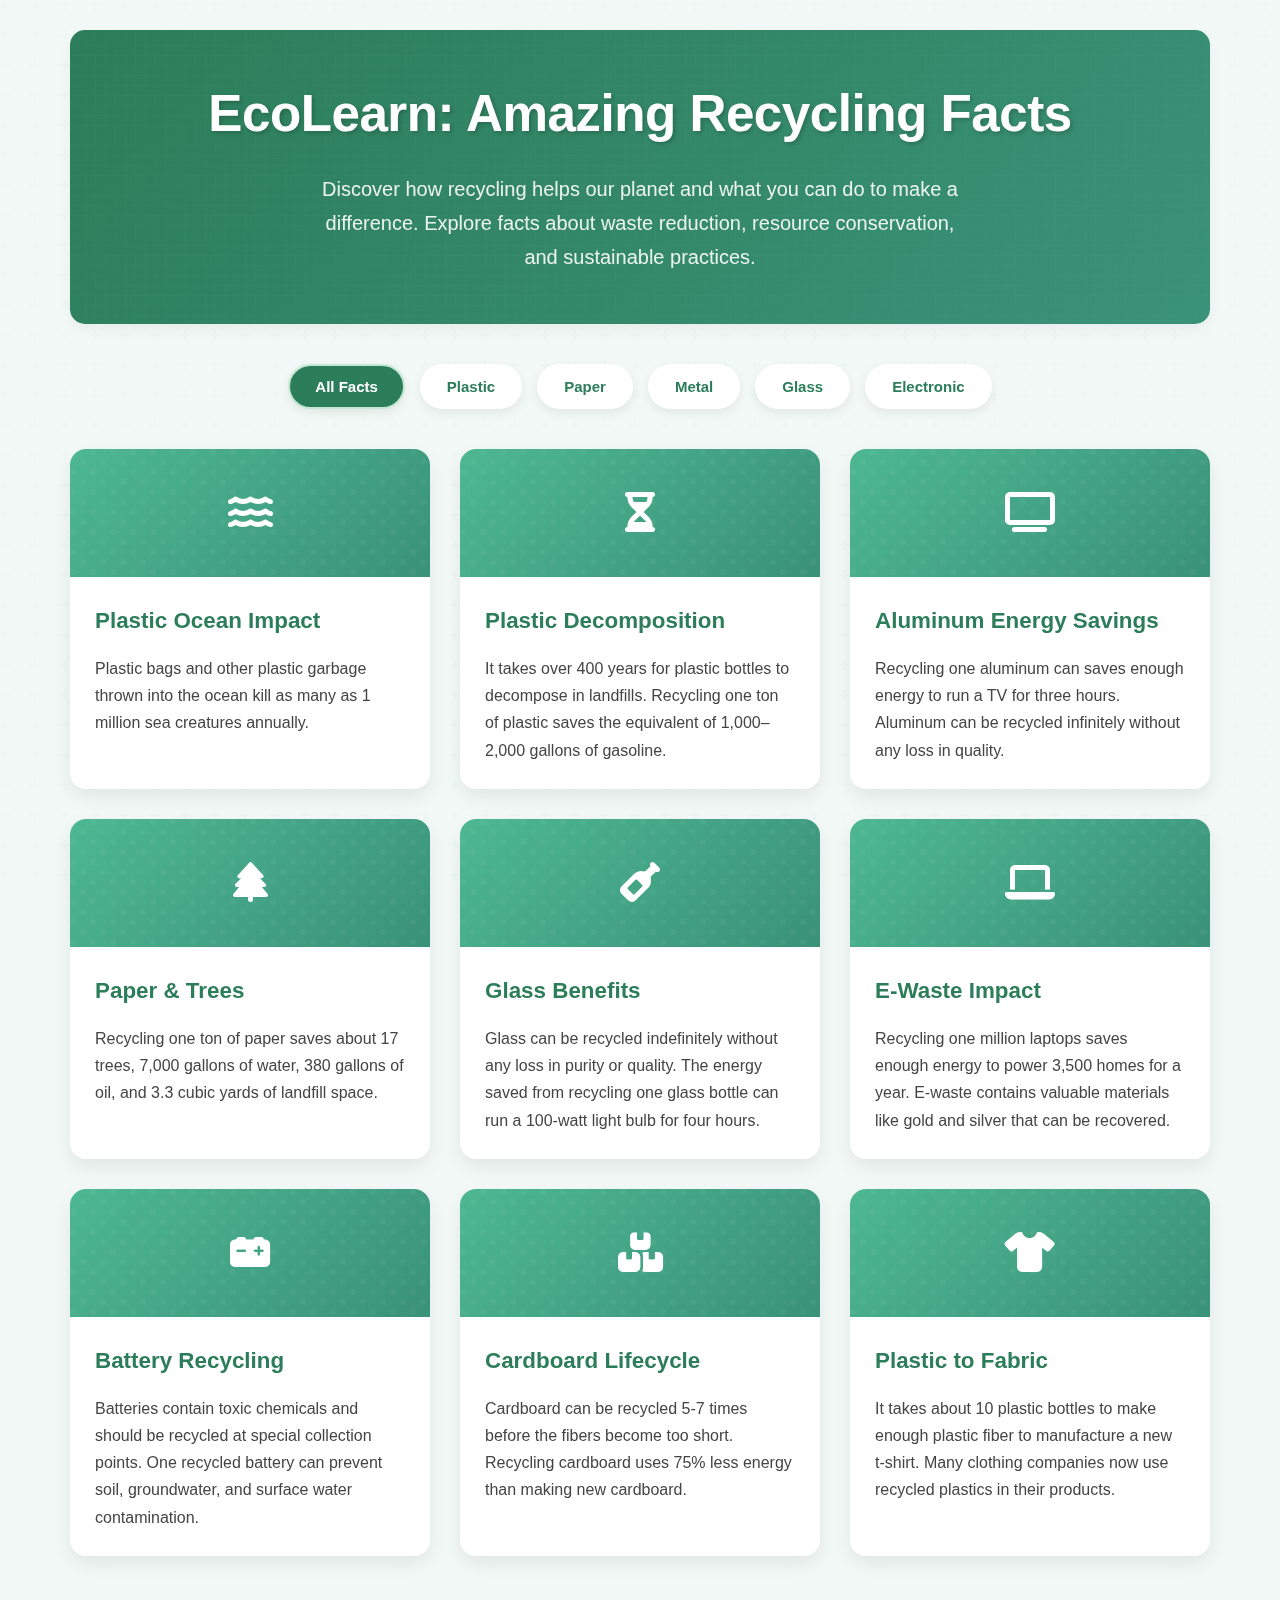
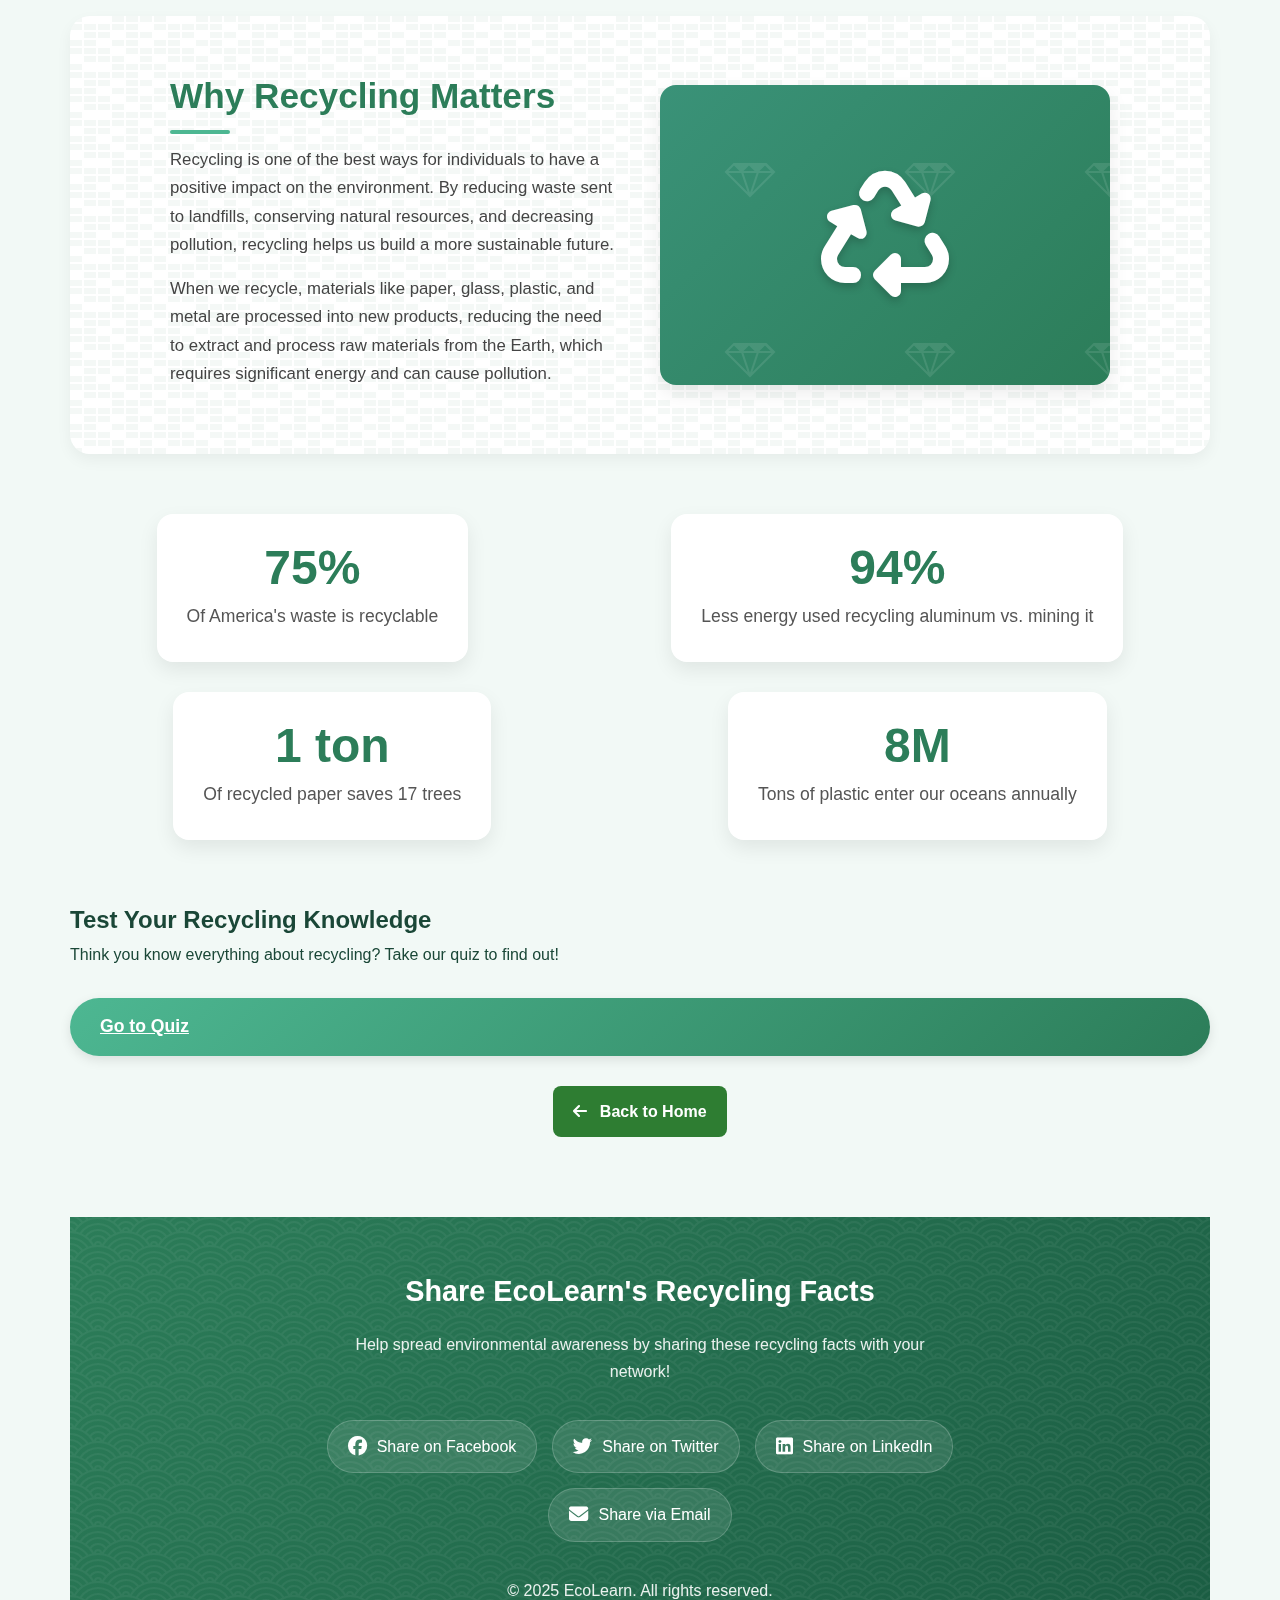
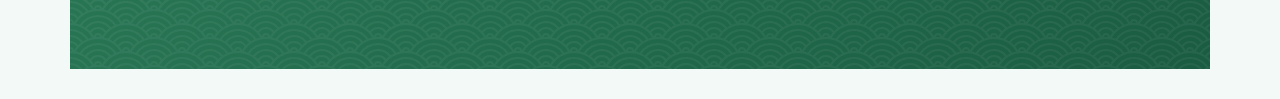
<file: information.html>
<!DOCTYPE html>
<html lang="en">
<head>
    <meta charset="UTF-8">
    <meta name="viewport" content="width=device-width, initial-scale=1.0">
    <title>EcoLearn: Recycling Education</title>
    <link rel="stylesheet" href="information.css">
    <link rel="stylesheet" href="https://cdnjs.cloudflare.com/ajax/libs/font-awesome/6.4.0/css/all.min.css">
</head>
<body>
    <div class="container">
        <header>
            <h1>EcoLearn: Amazing Recycling Facts</h1>
            <p>Discover how recycling helps our planet and what you can do to make a difference. Explore facts about waste reduction, resource conservation, and sustainable practices.</p>
        </header>
        
        <div class="category-nav">
            <button class="category-btn active" data-category="all">All Facts</button>
            <button class="category-btn" data-category="plastic">Plastic</button>
            <button class="category-btn" data-category="paper">Paper</button>
            <button class="category-btn" data-category="metal">Metal</button>
            <button class="category-btn" data-category="glass">Glass</button>
            <button class="category-btn" data-category="electronic">Electronic</button>
        </div>
        
        <div class="fact-grid" id="fact-grid">
            <div class="fact-card" data-category="plastic">
                <div class="card-icon">
                    <i class="fas fa-water"></i>
                </div>
                <div class="card-content">
                    <h3>Plastic Ocean Impact</h3>
                    <p>Plastic bags and other plastic garbage thrown into the ocean kill as many as 1 million sea creatures annually.</p>
                </div>
            </div>
            
            <div class="fact-card" data-category="plastic">
                <div class="card-icon">
                    <i class="fas fa-hourglass-half"></i>
                </div>
                <div class="card-content">
                    <h3>Plastic Decomposition</h3>
                    <p>It takes over 400 years for plastic bottles to decompose in landfills. Recycling one ton of plastic saves the equivalent of 1,000–2,000 gallons of gasoline.</p>
                </div>
            </div>
            
            <div class="fact-card" data-category="metal">
                <div class="card-icon">
                    <i class="fas fa-tv"></i>
                </div>
                <div class="card-content">
                    <h3>Aluminum Energy Savings</h3>
                    <p>Recycling one aluminum can saves enough energy to run a TV for three hours. Aluminum can be recycled infinitely without any loss in quality.</p>
                </div>
            </div>
            
            <div class="fact-card" data-category="paper">
                <div class="card-icon">
                    <i class="fas fa-tree"></i>
                </div>
                <div class="card-content">
                    <h3>Paper & Trees</h3>
                    <p>Recycling one ton of paper saves about 17 trees, 7,000 gallons of water, 380 gallons of oil, and 3.3 cubic yards of landfill space.</p>
                </div>
            </div>
            
            <div class="fact-card" data-category="glass">
                <div class="card-icon">
                    <i class="fas fa-wine-bottle"></i>
                </div>
                <div class="card-content">
                    <h3>Glass Benefits</h3>
                    <p>Glass can be recycled indefinitely without any loss in purity or quality. The energy saved from recycling one glass bottle can run a 100-watt light bulb for four hours.</p>
                </div>
            </div>
            
            <div class="fact-card" data-category="electronic">
                <div class="card-icon">
                    <i class="fas fa-laptop"></i>
                </div>
                <div class="card-content">
                    <h3>E-Waste Impact</h3>
                    <p>Recycling one million laptops saves enough energy to power 3,500 homes for a year. E-waste contains valuable materials like gold and silver that can be recovered.</p>
                </div>
            </div>
            
            <div class="fact-card" data-category="metal">
                <div class="card-icon">
                    <i class="fas fa-car-battery"></i>
                </div>
                <div class="card-content">
                    <h3>Battery Recycling</h3>
                    <p>Batteries contain toxic chemicals and should be recycled at special collection points. One recycled battery can prevent soil, groundwater, and surface water contamination.</p>
                </div>
            </div>
            
            <div class="fact-card" data-category="paper">
                <div class="card-icon">
                    <i class="fas fa-boxes"></i>
                </div>
                <div class="card-content">
                    <h3>Cardboard Lifecycle</h3>
                    <p>Cardboard can be recycled 5-7 times before the fibers become too short. Recycling cardboard uses 75% less energy than making new cardboard.</p>
                </div>
            </div>
            
            <div class="fact-card" data-category="plastic">
                <div class="card-icon">
                    <i class="fas fa-tshirt"></i>
                </div>
                <div class="card-content">
                    <h3>Plastic to Fabric</h3>
                    <p>It takes about 10 plastic bottles to make enough plastic fiber to manufacture a new t-shirt. Many clothing companies now use recycled plastics in their products.</p>
                </div>
            </div>
        </div>
        
        <div class="info-section">
            <div class="info-container">
                <div class="info-text">
                    <h2>Why Recycling Matters</h2>
                    <p>Recycling is one of the best ways for individuals to have a positive impact on the environment. By reducing waste sent to landfills, conserving natural resources, and decreasing pollution, recycling helps us build a more sustainable future.</p>
                    <p>When we recycle, materials like paper, glass, plastic, and metal are processed into new products, reducing the need to extract and process raw materials from the Earth, which requires significant energy and can cause pollution.</p>
                </div>
                <div class="info-image">
                    <i class="fas fa-recycle"></i>
                </div>
            </div>
        </div>
        
        <div class="stats-container">
            <div class="stat-item">
                <div class="stat-number">75%</div>
                <div class="stat-text">Of America's waste is recyclable</div>
            </div>
            <div class="stat-item">
                <div class="stat-number">94%</div>
                <div class="stat-text">Less energy used recycling aluminum vs. mining it</div>
            </div>
            <div class="stat-item">
                <div class="stat-number">1 ton</div>
                <div class="stat-text">Of recycled paper saves 17 trees</div>
            </div>
            <div class="stat-item">
                <div class="stat-number">8M</div>
                <div class="stat-text">Tons of plastic enter our oceans annually</div>
            </div>
        </div>

        <div class="quiz-link-section">
    <h2>Test Your Recycling Knowledge</h2>
    <p>Think you know everything about recycling? Take our quiz to find out!</p>
    <a href="quiz.html" class="quiz-btn">Go to Quiz</a>
</div>
        

     <!--  <div class="quiz-section">
            <h2>Test Your Recycling Knowledge</h2>
            <div class="quiz-container">
                <div class="quiz-question">1. How many times can glass be recycled?</div>
                <div class="quiz-options">
                    <div class="quiz-option" data-correct="false">Up to 5 times</div>
                    <div class="quiz-option" data-correct="false">Up to 10 times</div>
                    <div class="quiz-option" data-correct="true">Indefinitely</div>
                    <div class="quiz-option" data-correct="false">Only once</div>
                </div>
                
                <div class="quiz-question">2. How much energy is saved by recycling one aluminum can?</div>
                <div class="quiz-options">
                    <div class="quiz-option" data-correct="false">Enough to power a light bulb for 1 hour</div>
                    <div class="quiz-option" data-correct="true">Enough to run a TV for 3 hours</div>
                    <div class="quiz-option" data-correct="false">Enough to drive a car for 1 mile</div>
                    <div class="quiz-option" data-correct="false">Enough to power a refrigerator for a day</div>
                </div>
                
                <div class="quiz-question">3. How many trees are saved by recycling one ton of paper?</div>
                <div class="quiz-options">
                    <div class="quiz-option" data-correct="false">About 5 trees</div>
                    <div class="quiz-option" data-correct="true">About 17 trees</div>
                    <div class="quiz-option" data-correct="false">About 30 trees</div>
                    <div class="quiz-option" data-correct="false">About 50 trees</div>
                </div>
                
                <button class="quiz-btn" id="check-answers">Check Your Answers</button>
                <div class="result-message" id="quiz-result" style="display: none;"></div>
            </div>
        </div>
    </div>
-->
    <div class="back-button">
    <a href="index.html" class="back-btn"><i class="fas fa-arrow-left"></i> Back to Home</a>
</div>
    
    <footer>
        <div class="footer-content">
            <h3>Share EcoLearn's Recycling Facts</h3>
            <p>Help spread environmental awareness by sharing these recycling facts with your network!</p>
            
            <div class="social-sharing">
                <a href="https://www.facebook.com/sharer/sharer.php?u=https://ecolearn.org" target="_blank" title="Share on Facebook">
                    <i class="fab fa-facebook"></i> Share on Facebook
                </a>
                <a href="https://twitter.com/intent/tweet?text=Check%20out%20these%20amazing%20recycling%20facts%20from%20EcoLearn!&url=https://ecolearn.org" target="_blank" title="Share on Twitter">
                    <i class="fab fa-twitter"></i> Share on Twitter
                </a>
                <a href="https://www.linkedin.com/shareArticle?mini=true&url=https://ecolearn.org&title=Amazing%20Recycling%20Facts&summary=Learn%20how%20recycling%20helps%20our%20planet" target="_blank" title="Share on LinkedIn">
                    <i class="fab fa-linkedin"></i> Share on LinkedIn
                </a>
                <a href="mailto:?subject=Amazing%20Recycling%20Facts&body=I%20thought%20you%20might%20find%20these%20recycling%20facts%20interesting:%20https://ecolearn.org" title="Share via Email">
                    <i class="fas fa-envelope"></i> Share via Email
                </a>
            </div>
            
            <p>&copy; 2025 EcoLearn. All rights reserved.</p>
        </div>
    </footer>
    
    <div class="back-to-top" id="back-to-top">
        <i class="fas fa-arrow-up"></i>
    </div>
    <script src="information.js"></script>
</body>
</html>
</file>
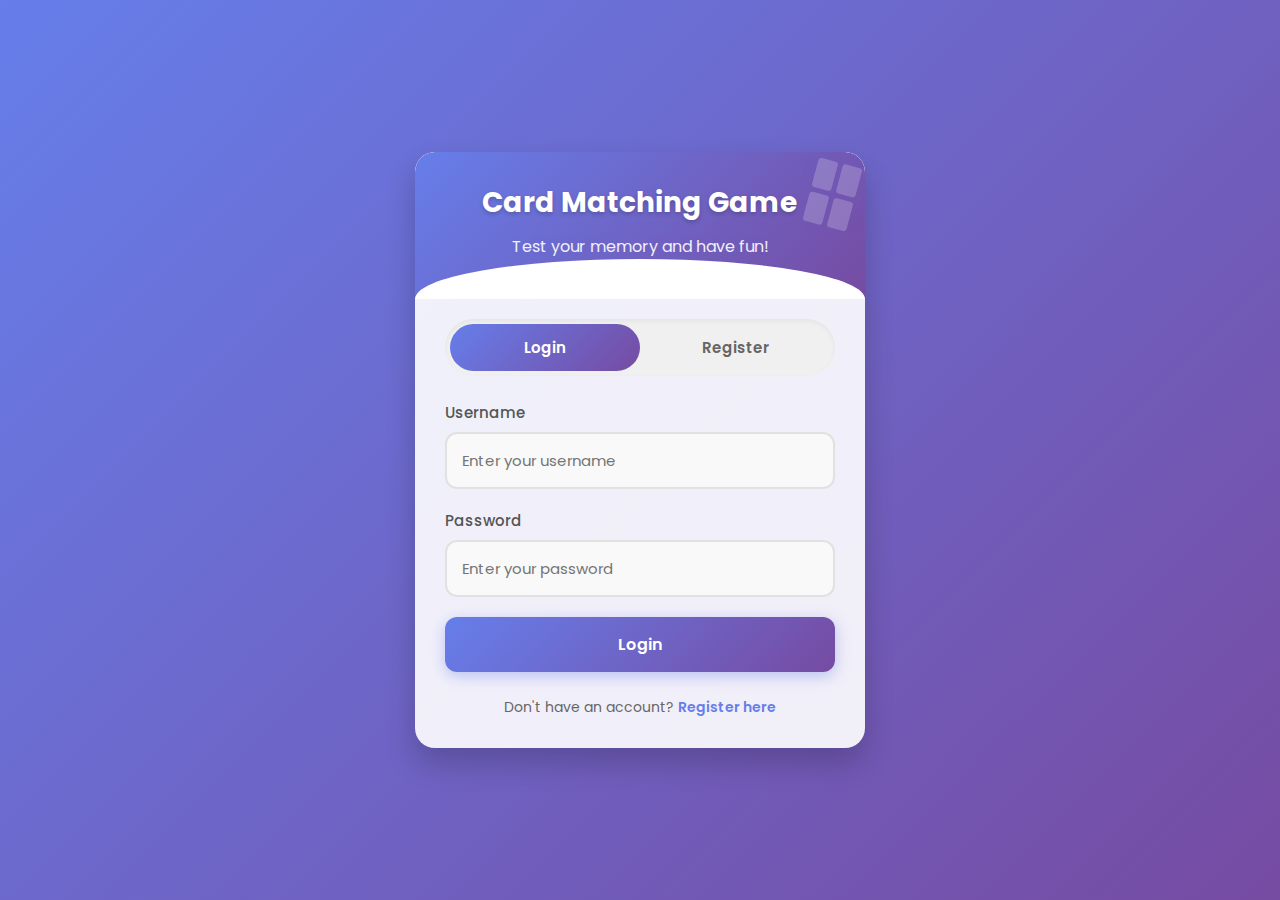
<file: login.html>
<!DOCTYPE html>
<html lang="en">
<head>
    <meta charset="UTF-8">
    <meta name="viewport" content="width=device-width, initial-scale=1.0">
    <title>Card Matching Game</title>
    <link rel="stylesheet" href="login.css">
</head>
<body>
    <div class="container">
        <div class="header">
            <!-- Decorative mini cards in corner -->
            <div class="cards-decoration">
                <div class="card-mini"></div>
                <div class="card-mini"></div>
                <div class="card-mini"></div>
                <div class="card-mini"></div>
            </div>
            
            <h1>Card Matching Game</h1>
            <p>Test your memory and have fun!</p>
        </div>
        
        <!-- Authentication Container -->
        <div id="auth-container" class="auth-container">
            <div class="tabs" id="tabs">
                <div class="tab active" id="login-tab">Login</div>
                <div class="tab" id="register-tab">Register</div>
            </div>
            
            <!-- Login Form -->
            <form id="login-form">
                <div class="form-group">
                    <label for="login-username">Username</label>
                    <input type="text" id="login-username" placeholder="Enter your username" required>
                    <div class="error-message" id="login-username-error">Please enter a valid username</div>
                </div>
                
                <div class="form-group">
                    <label for="login-password">Password</label>
                    <input type="password" id="login-password" placeholder="Enter your password" required>
                    <div class="error-message" id="login-password-error">Please enter your password</div>
                </div>
                
                <div class="form-group">
                    <button type="submit" id="login-btn">Login</button>
                    <div class="error-message" id="login-error">Invalid username or password</div>
                </div>
                
                <div class="form-footer">
                    <p>Don't have an account? <a id="go-to-register">Register here</a></p>
                </div>
            </form>
            
            <!-- Register Form -->
            <form id="register-form" style="display: none;">
                <div class="form-group">
                    <label for="register-username">Username</label>
                    <input type="text" id="register-username" placeholder="Choose a username" required>
                    <div class="error-message" id="register-username-error">Username must be at least 3 characters</div>
                </div>
                
                <div class="form-group">
                    <label for="register-email">Email</label>
                    <input type="email" id="register-email" placeholder="Enter your email" required>
                    <div class="error-message" id="register-email-error">Please enter a valid email address</div>
                </div>
                
                <div class="form-group">
                    <label for="register-password">Password</label>
                    <input type="password" id="register-password" placeholder="Create a password" required>
                    <div class="error-message" id="register-password-error">Password must be at least 6 characters</div>
                </div>
                
                <div class="form-group">
                    <label for="register-confirm">Confirm Password</label>
                    <input type="password" id="register-confirm" placeholder="Confirm your password" required>
                    <div class="error-message" id="register-confirm-error">Passwords do not match</div>
                </div>
                
                <div class="form-group">
                    <button type="submit" id="register-btn">Create Account</button>
                    <div class="error-message" id="register-error">Registration failed</div>
                </div>
                
                <div class="form-footer">
                    <p>Already have an account? <a id="go-to-login">Login here</a></p>
                </div>
            </form>
        </div>
    </div>

    <script src="login.js"></script>
</body>
</html>
</file>
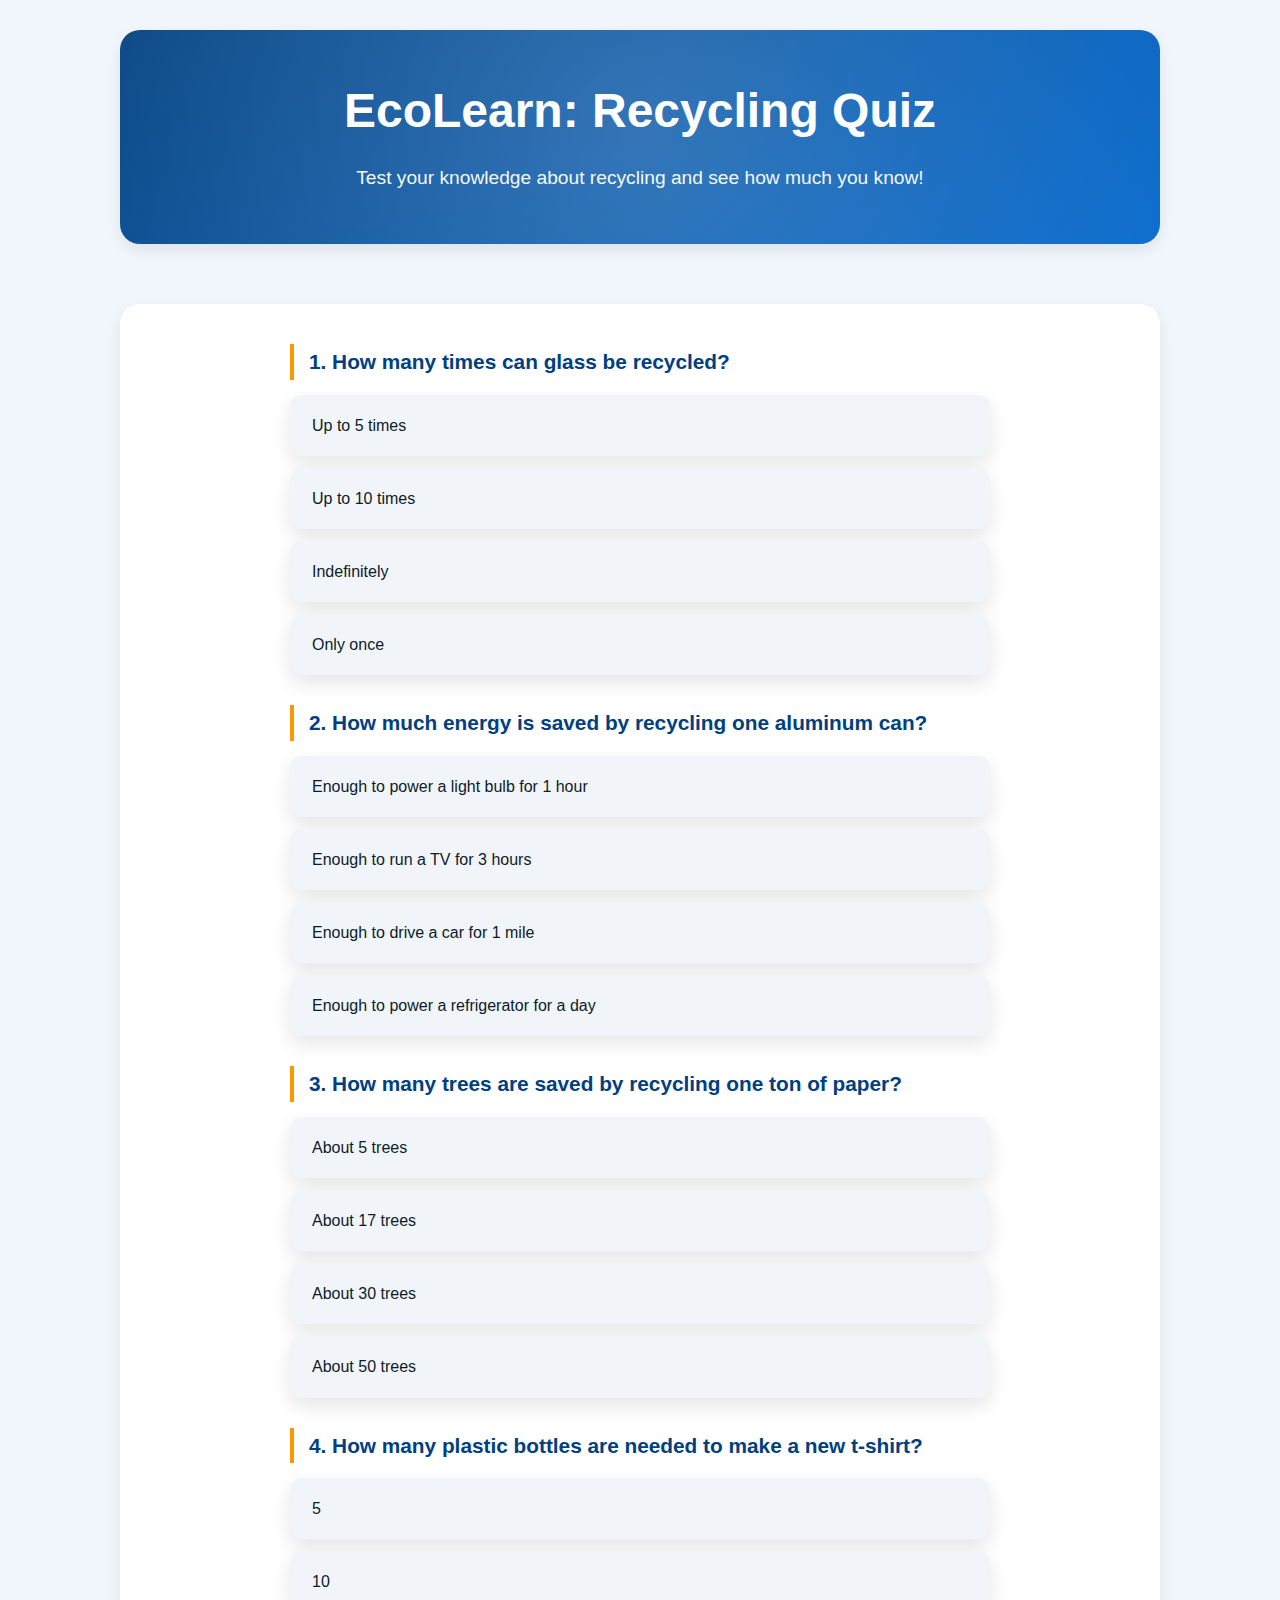
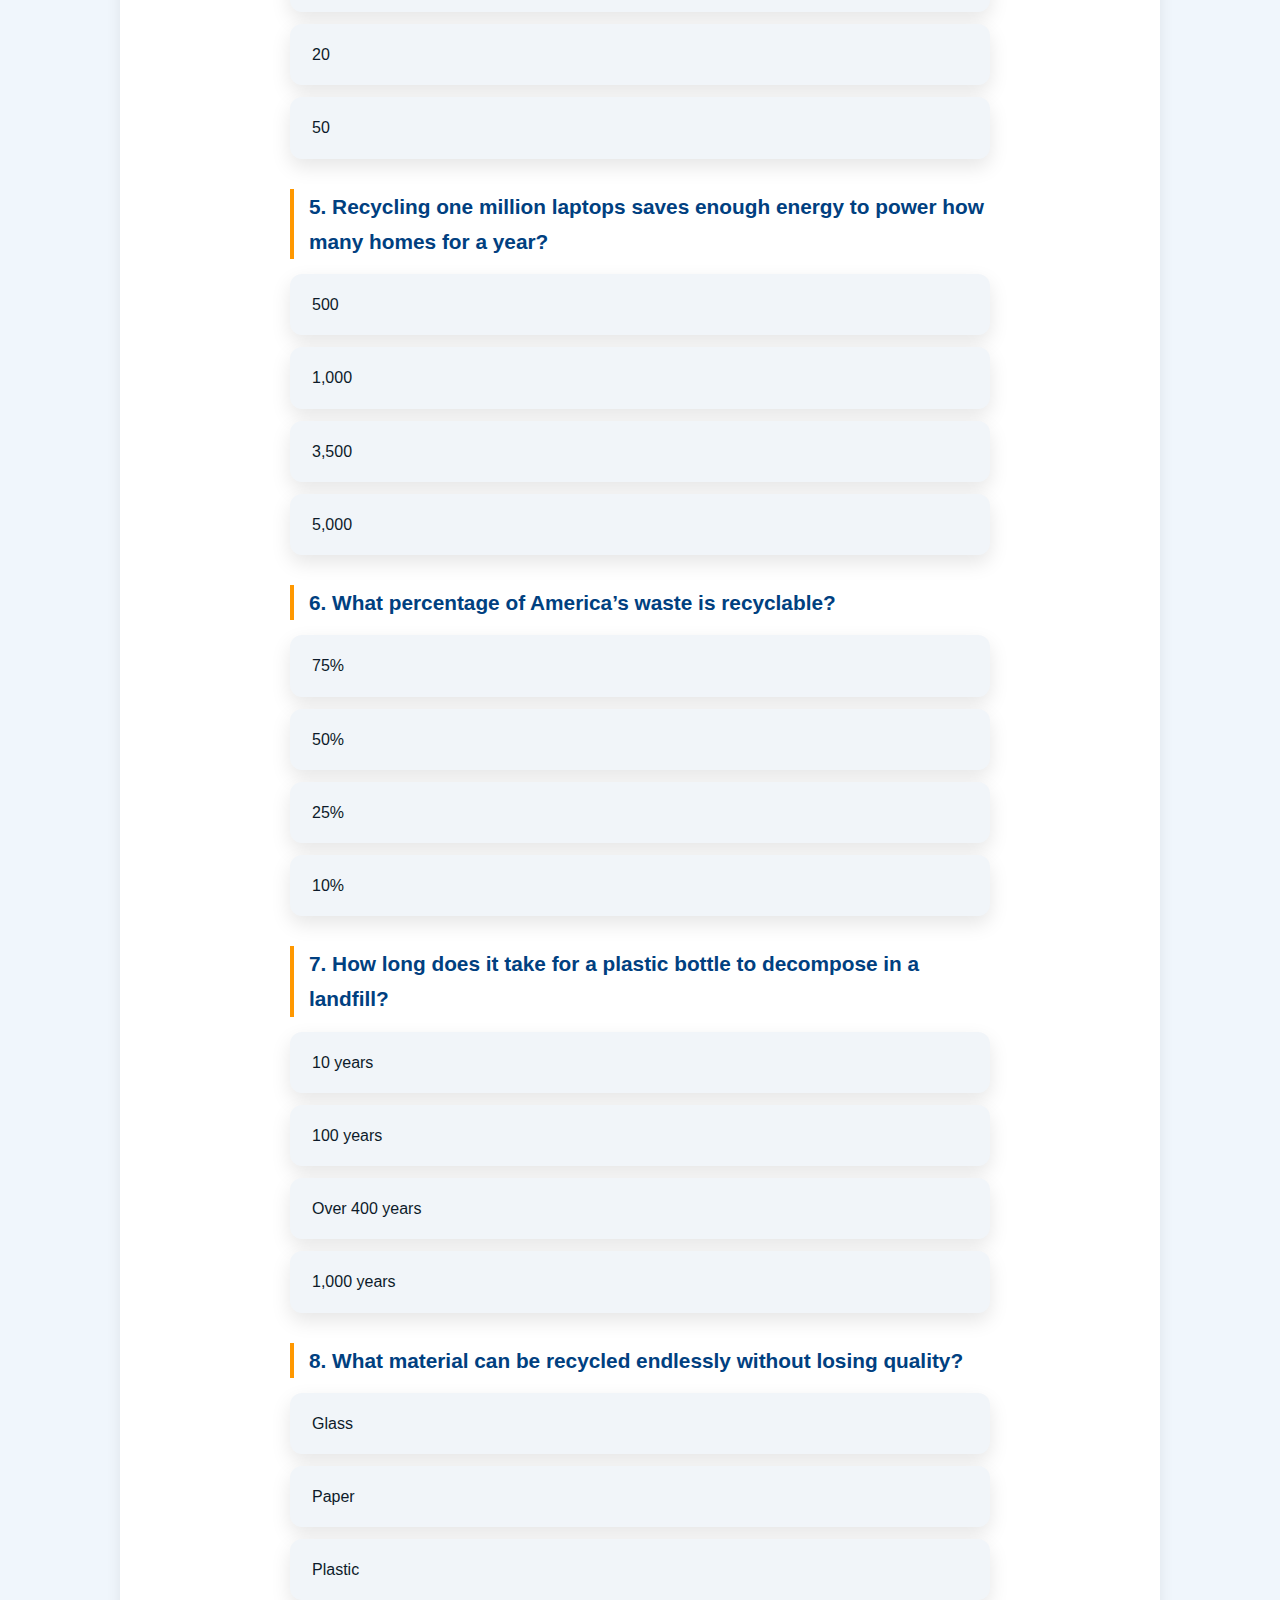
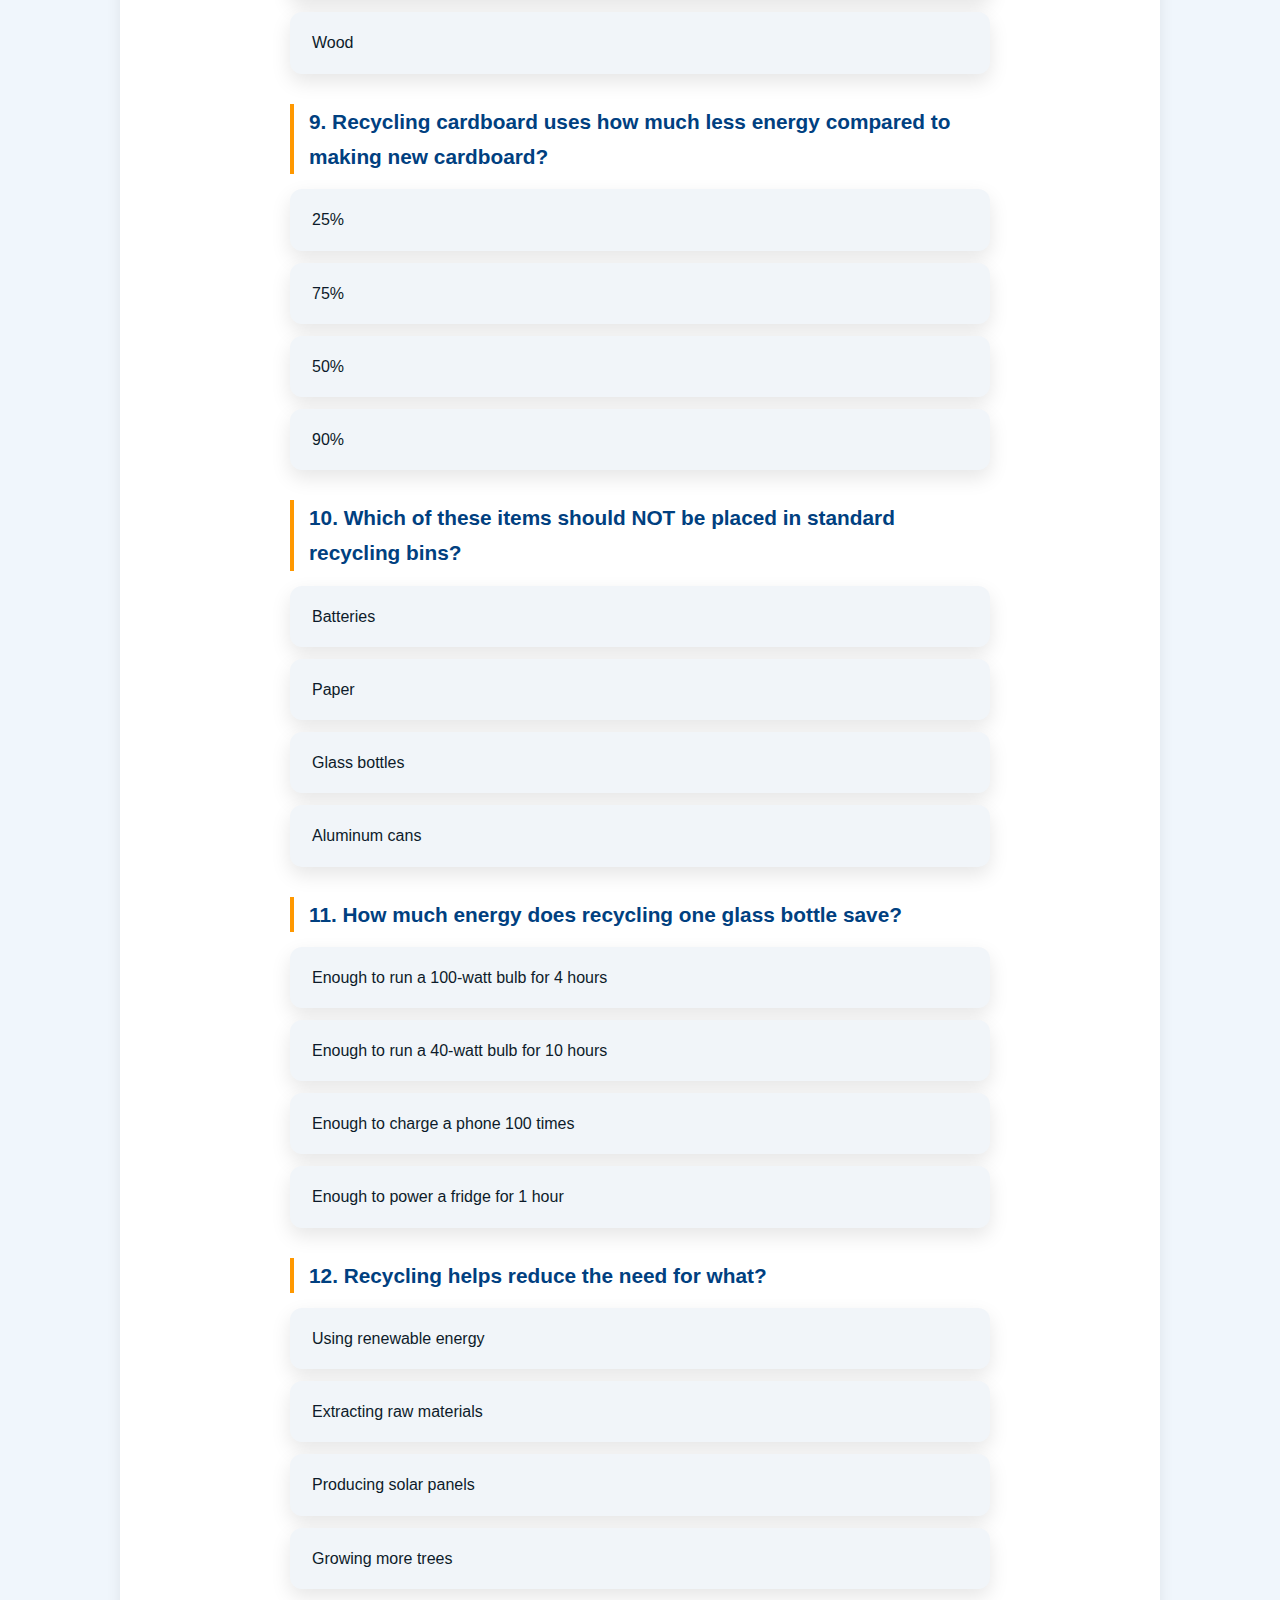
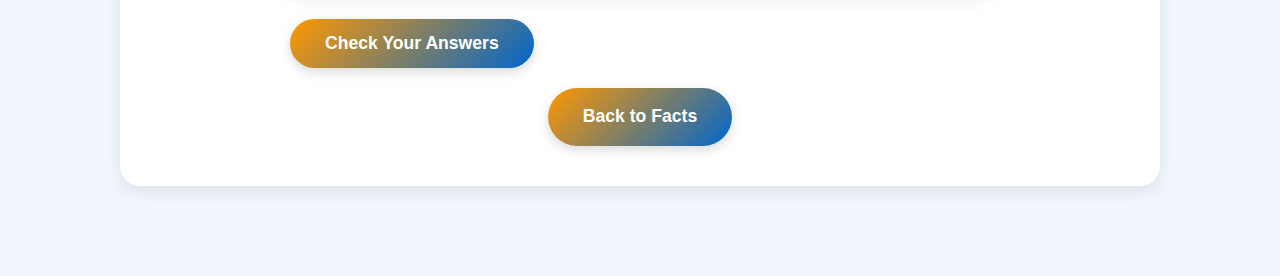
<file: quiz.html>
<!DOCTYPE html>
<html lang="en">
<head>
    <meta charset="UTF-8">
    <meta name="viewport" content="width=device-width, initial-scale=1.0">
    <title>EcoLearn: Recycling Quiz</title>
    <link rel="stylesheet" href="quiz.css">
    <link rel="stylesheet" href="https://cdnjs.cloudflare.com/ajax/libs/font-awesome/6.4.0/css/all.min.css">
</head>
<body>
    <div class="container">
        <header>
            <h1>EcoLearn: Recycling Quiz</h1>
            <p>Test your knowledge about recycling and see how much you know!</p>
        </header>

        <div class="quiz-section">
            <div class="quiz-container">
                <!-- Original Questions -->
                <div class="quiz-question">1. How many times can glass be recycled?</div>
                <div class="quiz-options">
                    <div class="quiz-option" data-correct="false">Up to 5 times</div>
                    <div class="quiz-option" data-correct="false">Up to 10 times</div>
                    <div class="quiz-option" data-correct="true">Indefinitely</div>
                    <div class="quiz-option" data-correct="false">Only once</div>
                </div>

                <div class="quiz-question">2. How much energy is saved by recycling one aluminum can?</div>
                <div class="quiz-options">
                    <div class="quiz-option" data-correct="false">Enough to power a light bulb for 1 hour</div>
                    <div class="quiz-option" data-correct="true">Enough to run a TV for 3 hours</div>
                    <div class="quiz-option" data-correct="false">Enough to drive a car for 1 mile</div>
                    <div class="quiz-option" data-correct="false">Enough to power a refrigerator for a day</div>
                </div>

                <div class="quiz-question">3. How many trees are saved by recycling one ton of paper?</div>
                <div class="quiz-options">
                    <div class="quiz-option" data-correct="false">About 5 trees</div>
                    <div class="quiz-option" data-correct="true">About 17 trees</div>
                    <div class="quiz-option" data-correct="false">About 30 trees</div>
                    <div class="quiz-option" data-correct="false">About 50 trees</div>
                </div>

                <div class="quiz-question">4. How many plastic bottles are needed to make a new t-shirt?</div>
                <div class="quiz-options">
                    <div class="quiz-option" data-correct="false">5</div>
                    <div class="quiz-option" data-correct="true">10</div>
                    <div class="quiz-option" data-correct="false">20</div>
                    <div class="quiz-option" data-correct="false">50</div>
                </div>

                <div class="quiz-question">5. Recycling one million laptops saves enough energy to power how many homes for a year?</div>
                <div class="quiz-options">
                    <div class="quiz-option" data-correct="false">500</div>
                    <div class="quiz-option" data-correct="false">1,000</div>
                    <div class="quiz-option" data-correct="true">3,500</div>
                    <div class="quiz-option" data-correct="false">5,000</div>
                </div>

                <div class="quiz-question">6. What percentage of America’s waste is recyclable?</div>
                <div class="quiz-options">
                    <div class="quiz-option" data-correct="true">75%</div>
                    <div class="quiz-option" data-correct="false">50%</div>
                    <div class="quiz-option" data-correct="false">25%</div>
                    <div class="quiz-option" data-correct="false">10%</div>
                </div>

                <!-- New Questions -->
                <div class="quiz-question">7. How long does it take for a plastic bottle to decompose in a landfill?</div>
                <div class="quiz-options">
                    <div class="quiz-option" data-correct="false">10 years</div>
                    <div class="quiz-option" data-correct="false">100 years</div>
                    <div class="quiz-option" data-correct="true">Over 400 years</div>
                    <div class="quiz-option" data-correct="false">1,000 years</div>
                </div>

                <div class="quiz-question">8. What material can be recycled endlessly without losing quality?</div>
                <div class="quiz-options">
                    <div class="quiz-option" data-correct="true">Glass</div>
                    <div class="quiz-option" data-correct="false">Paper</div>
                    <div class="quiz-option" data-correct="false">Plastic</div>
                    <div class="quiz-option" data-correct="false">Wood</div>
                </div>

                <div class="quiz-question">9. Recycling cardboard uses how much less energy compared to making new cardboard?</div>
                <div class="quiz-options">
                    <div class="quiz-option" data-correct="false">25%</div>
                    <div class="quiz-option" data-correct="true">75%</div>
                    <div class="quiz-option" data-correct="false">50%</div>
                    <div class="quiz-option" data-correct="false">90%</div>
                </div>

                <div class="quiz-question">10. Which of these items should NOT be placed in standard recycling bins?</div>
                <div class="quiz-options">
                    <div class="quiz-option" data-correct="true">Batteries</div>
                    <div class="quiz-option" data-correct="false">Paper</div>
                    <div class="quiz-option" data-correct="false">Glass bottles</div>
                    <div class="quiz-option" data-correct="false">Aluminum cans</div>
                </div>

                <div class="quiz-question">11. How much energy does recycling one glass bottle save?</div>
                <div class="quiz-options">
                    <div class="quiz-option" data-correct="true">Enough to run a 100-watt bulb for 4 hours</div>
                    <div class="quiz-option" data-correct="false">Enough to run a 40-watt bulb for 10 hours</div>
                    <div class="quiz-option" data-correct="false">Enough to charge a phone 100 times</div>
                    <div class="quiz-option" data-correct="false">Enough to power a fridge for 1 hour</div>
                </div>

                <div class="quiz-question">12. Recycling helps reduce the need for what?</div>
                <div class="quiz-options">
                    <div class="quiz-option" data-correct="false">Using renewable energy</div>
                    <div class="quiz-option" data-correct="true">Extracting raw materials</div>
                    <div class="quiz-option" data-correct="false">Producing solar panels</div>
                    <div class="quiz-option" data-correct="false">Growing more trees</div>
                </div>

                <button class="quiz-btn" id="check-answers">Check Your Answers</button>
                <div class="result-message" id="quiz-result" style="display: none;"></div>

                <div style="text-align: center; margin-top: 20px;">
                    <a href="information.html" class="quiz-btn">Back to Facts</a>
                </div>
            </div>
        </div>
    </div>
    <script src="quiz.js"></script>
</body>
</html>
</file>
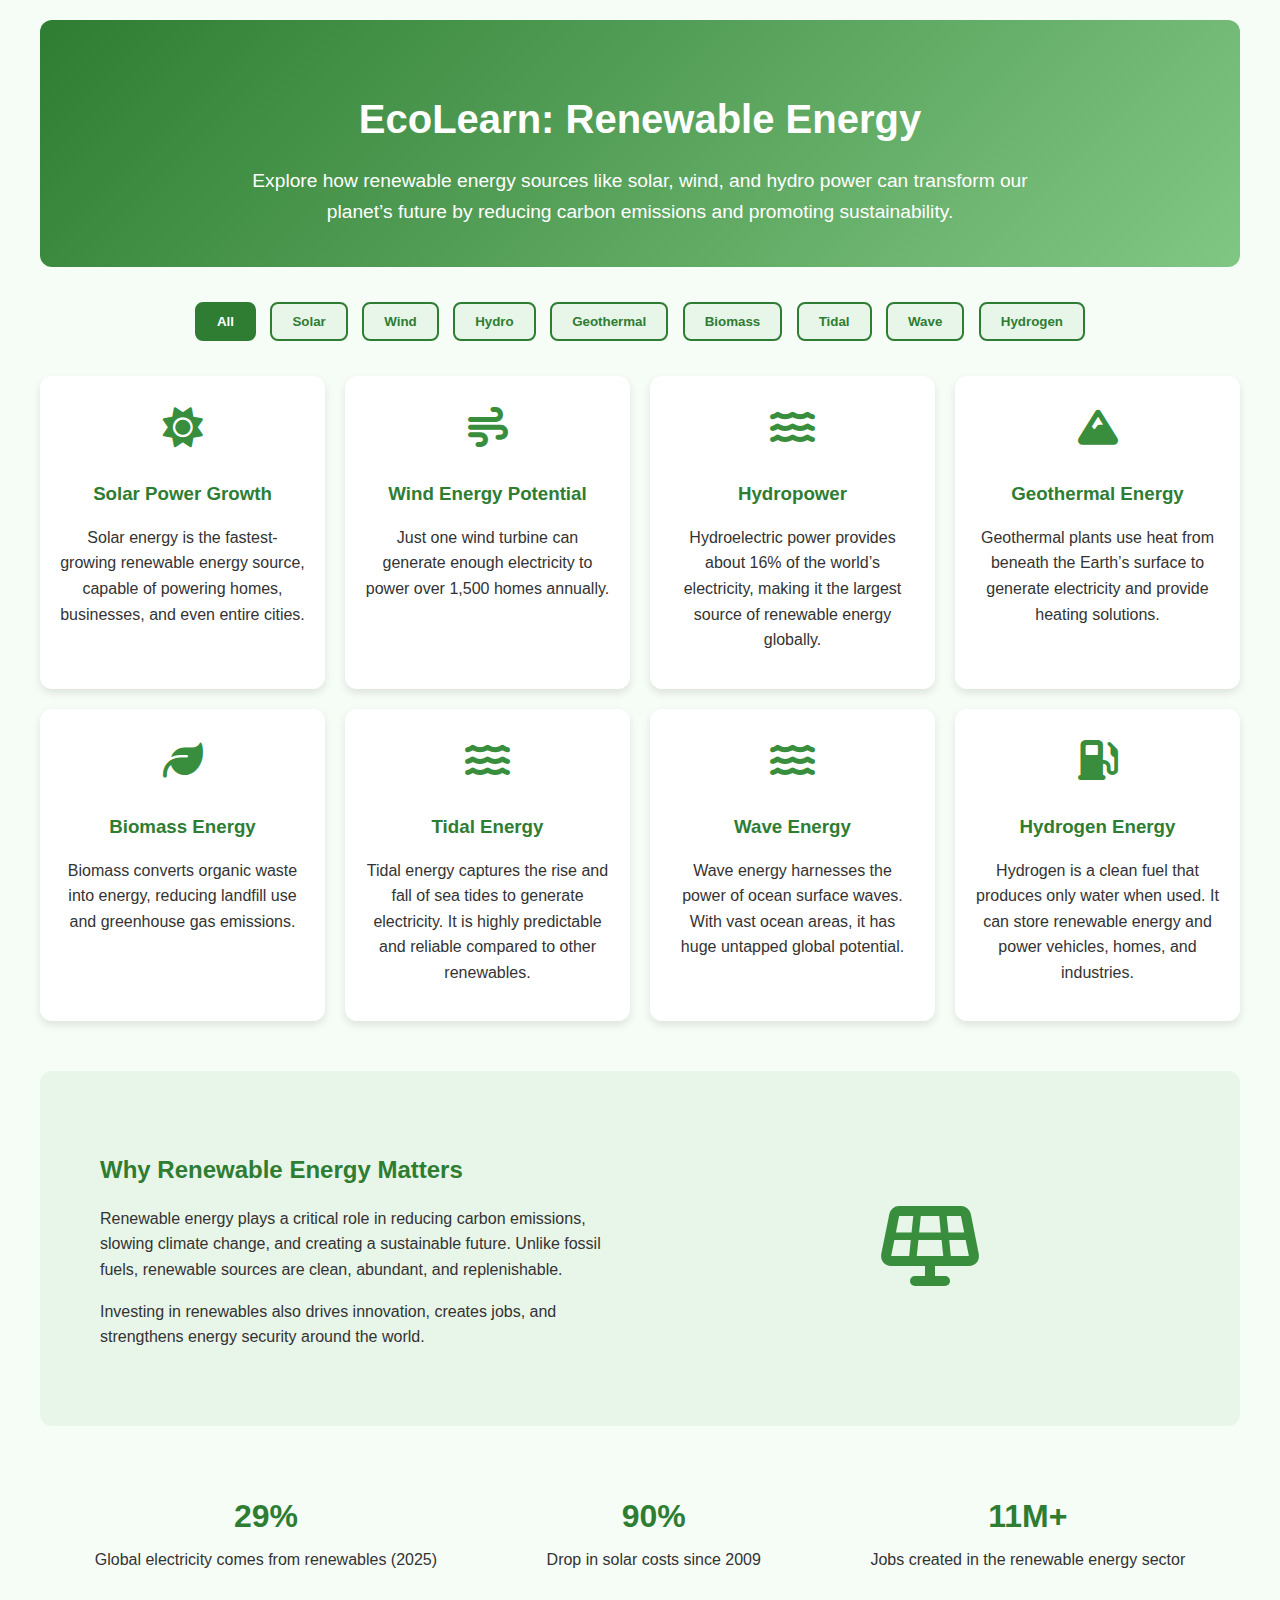
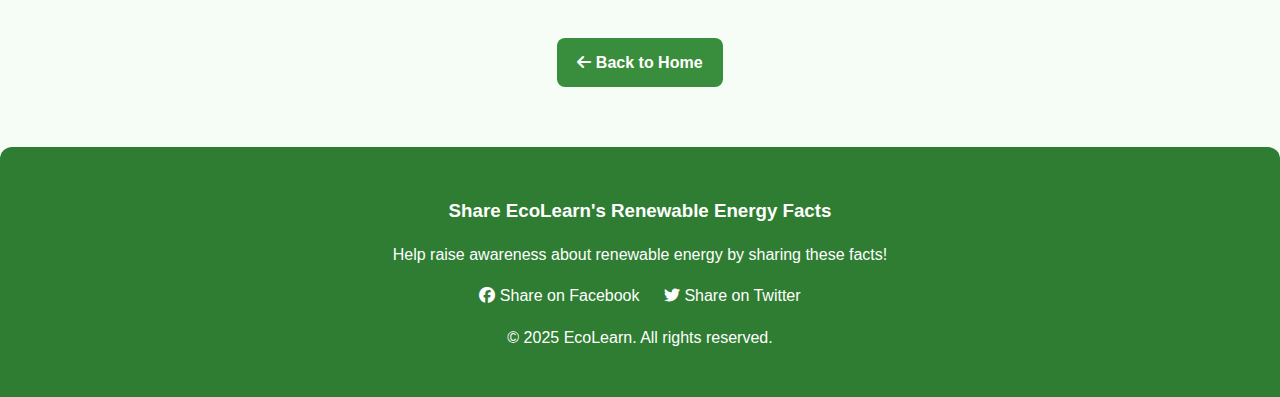
<file: renewable.html>
<!DOCTYPE html>
<html lang="en">
<head>
  <meta charset="UTF-8">
  <meta name="viewport" content="width=device-width, initial-scale=1.0">
  <title>EcoLearn: Renewable Energy</title>
  <link rel="stylesheet" href="renewable.css">
  <link rel="stylesheet" href="https://cdnjs.cloudflare.com/ajax/libs/font-awesome/6.4.0/css/all.min.css">
</head>
<body>
  <div class="container">
    <header>
      <h1>EcoLearn: Renewable Energy</h1>
      <p>Explore how renewable energy sources like solar, wind, and hydro power can transform our planet’s future by reducing carbon emissions and promoting sustainability.</p>
    </header>

<div class="category-nav">
    <button class="category-btn active" data-category="all">All</button>
    <button class="category-btn" data-category="solar">Solar</button>
    <button class="category-btn" data-category="wind">Wind</button>
    <button class="category-btn" data-category="hydro">Hydro</button>
    <button class="category-btn" data-category="geothermal">Geothermal</button>
    <button class="category-btn" data-category="biomass">Biomass</button>
    <button class="category-btn" data-category="tidal">Tidal</button>
    <button class="category-btn" data-category="wave">Wave</button>
    <button class="category-btn" data-category="hydrogen">Hydrogen</button>
</div>

<div class="fact-grid" id="fact-grid">
  <div class="fact-card" data-category="solar">
    <div class="card-icon"><i class="fas fa-sun"></i></div>
    <div class="card-content">
      <h3>Solar Power Growth</h3>
      <p>Solar energy is the fastest-growing renewable energy source, capable of powering homes, businesses, and even entire cities.</p>
    </div>
  </div>

  <div class="fact-card" data-category="wind">
    <div class="card-icon"><i class="fas fa-wind"></i></div>
    <div class="card-content">
      <h3>Wind Energy Potential</h3>
      <p>Just one wind turbine can generate enough electricity to power over 1,500 homes annually.</p>
    </div>
  </div>

  <div class="fact-card" data-category="hydro">
    <div class="card-icon"><i class="fas fa-water"></i></div>
    <div class="card-content">
      <h3>Hydropower</h3>
      <p>Hydroelectric power provides about 16% of the world’s electricity, making it the largest source of renewable energy globally.</p>
    </div>
  </div>

  <div class="fact-card" data-category="geothermal">
    <div class="card-icon"><i class="fas fa-mountain"></i></div>
    <div class="card-content">
      <h3>Geothermal Energy</h3>
      <p>Geothermal plants use heat from beneath the Earth’s surface to generate electricity and provide heating solutions.</p>
    </div>
  </div>

  <div class="fact-card" data-category="biomass">
    <div class="card-icon"><i class="fas fa-leaf"></i></div>
    <div class="card-content">
      <h3>Biomass Energy</h3>
      <p>Biomass converts organic waste into energy, reducing landfill use and greenhouse gas emissions.</p>
    </div>
  </div>

  <div class="fact-card" data-category="tidal">
    <div class="card-icon"><i class="fas fa-water"></i></div>
    <div class="card-content">
      <h3>Tidal Energy</h3>
      <p>Tidal energy captures the rise and fall of sea tides to generate electricity. It is highly predictable and reliable compared to other renewables.</p>
    </div>
  </div>

  <div class="fact-card" data-category="wave">
    <div class="card-icon"><i class="fas fa-water"></i></div>
    <div class="card-content">
      <h3>Wave Energy</h3>
      <p>Wave energy harnesses the power of ocean surface waves. With vast ocean areas, it has huge untapped global potential.</p>
    </div>
  </div>

  <div class="fact-card" data-category="hydrogen">
    <div class="card-icon"><i class="fas fa-gas-pump"></i></div>
    <div class="card-content">
      <h3>Hydrogen Energy</h3>
      <p>Hydrogen is a clean fuel that produces only water when used. It can store renewable energy and power vehicles, homes, and industries.</p>
    </div>
  </div>
</div>

    <div class="info-section">
      <div class="info-container">
        <div class="info-text">
          <h2>Why Renewable Energy Matters</h2>
          <p>Renewable energy plays a critical role in reducing carbon emissions, slowing climate change, and creating a sustainable future. Unlike fossil fuels, renewable sources are clean, abundant, and replenishable.</p>
          <p>Investing in renewables also drives innovation, creates jobs, and strengthens energy security around the world.</p>
        </div>
        <div class="info-image">
          <i class="fas fa-solar-panel"></i>
        </div>
      </div>
    </div>

    <div class="stats-container">
      <div class="stat-item">
        <div class="stat-number">29%</div>
        <div class="stat-text">Global electricity comes from renewables (2025)</div>
      </div>
      <div class="stat-item">
        <div class="stat-number">90%</div>
        <div class="stat-text">Drop in solar costs since 2009</div>
      </div>
      <div class="stat-item">
        <div class="stat-number">11M+</div>
        <div class="stat-text">Jobs created in the renewable energy sector</div>
      </div>
    </div>

    <div class="back-button">
      <a href="index.html" class="back-btn"><i class="fas fa-arrow-left"></i> Back to Home</a>
    </div>
  </div>

  <footer>
    <div class="footer-content">
      <h3>Share EcoLearn's Renewable Energy Facts</h3>
      <p>Help raise awareness about renewable energy by sharing these facts!</p>

      <div class="social-sharing">
        <a href="https://www.facebook.com/sharer/sharer.php?u=https://ecolearn.org" target="_blank"><i class="fab fa-facebook"></i> Share on Facebook</a>
        <a href="https://twitter.com/intent/tweet?text=Learn%20about%20renewable%20energy%20with%20EcoLearn!&url=https://ecolearn.org" target="_blank"><i class="fab fa-twitter"></i> Share on Twitter</a>
      </div>

      <p>&copy; 2025 EcoLearn. All rights reserved.</p>
    </div>
  </footer>

  <script src="renewable.js"></script>
</body>
</html>
</file>
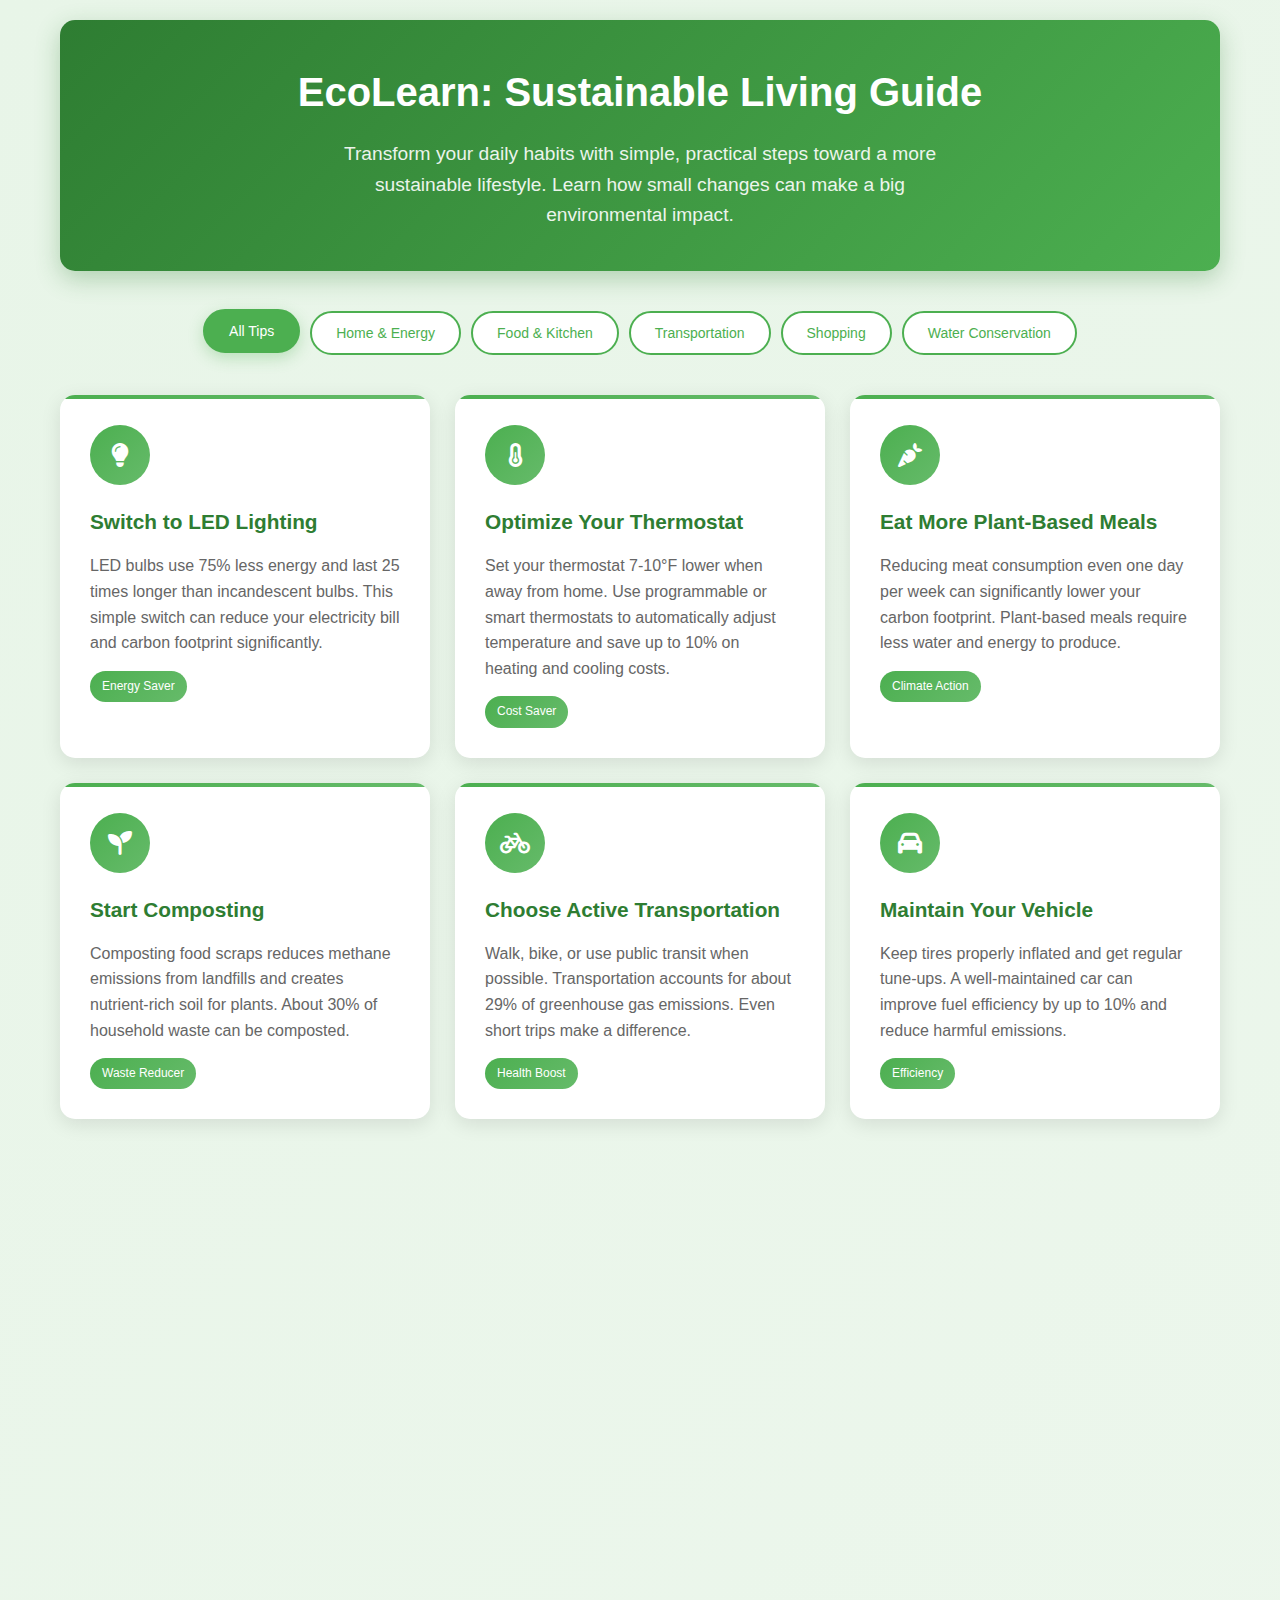
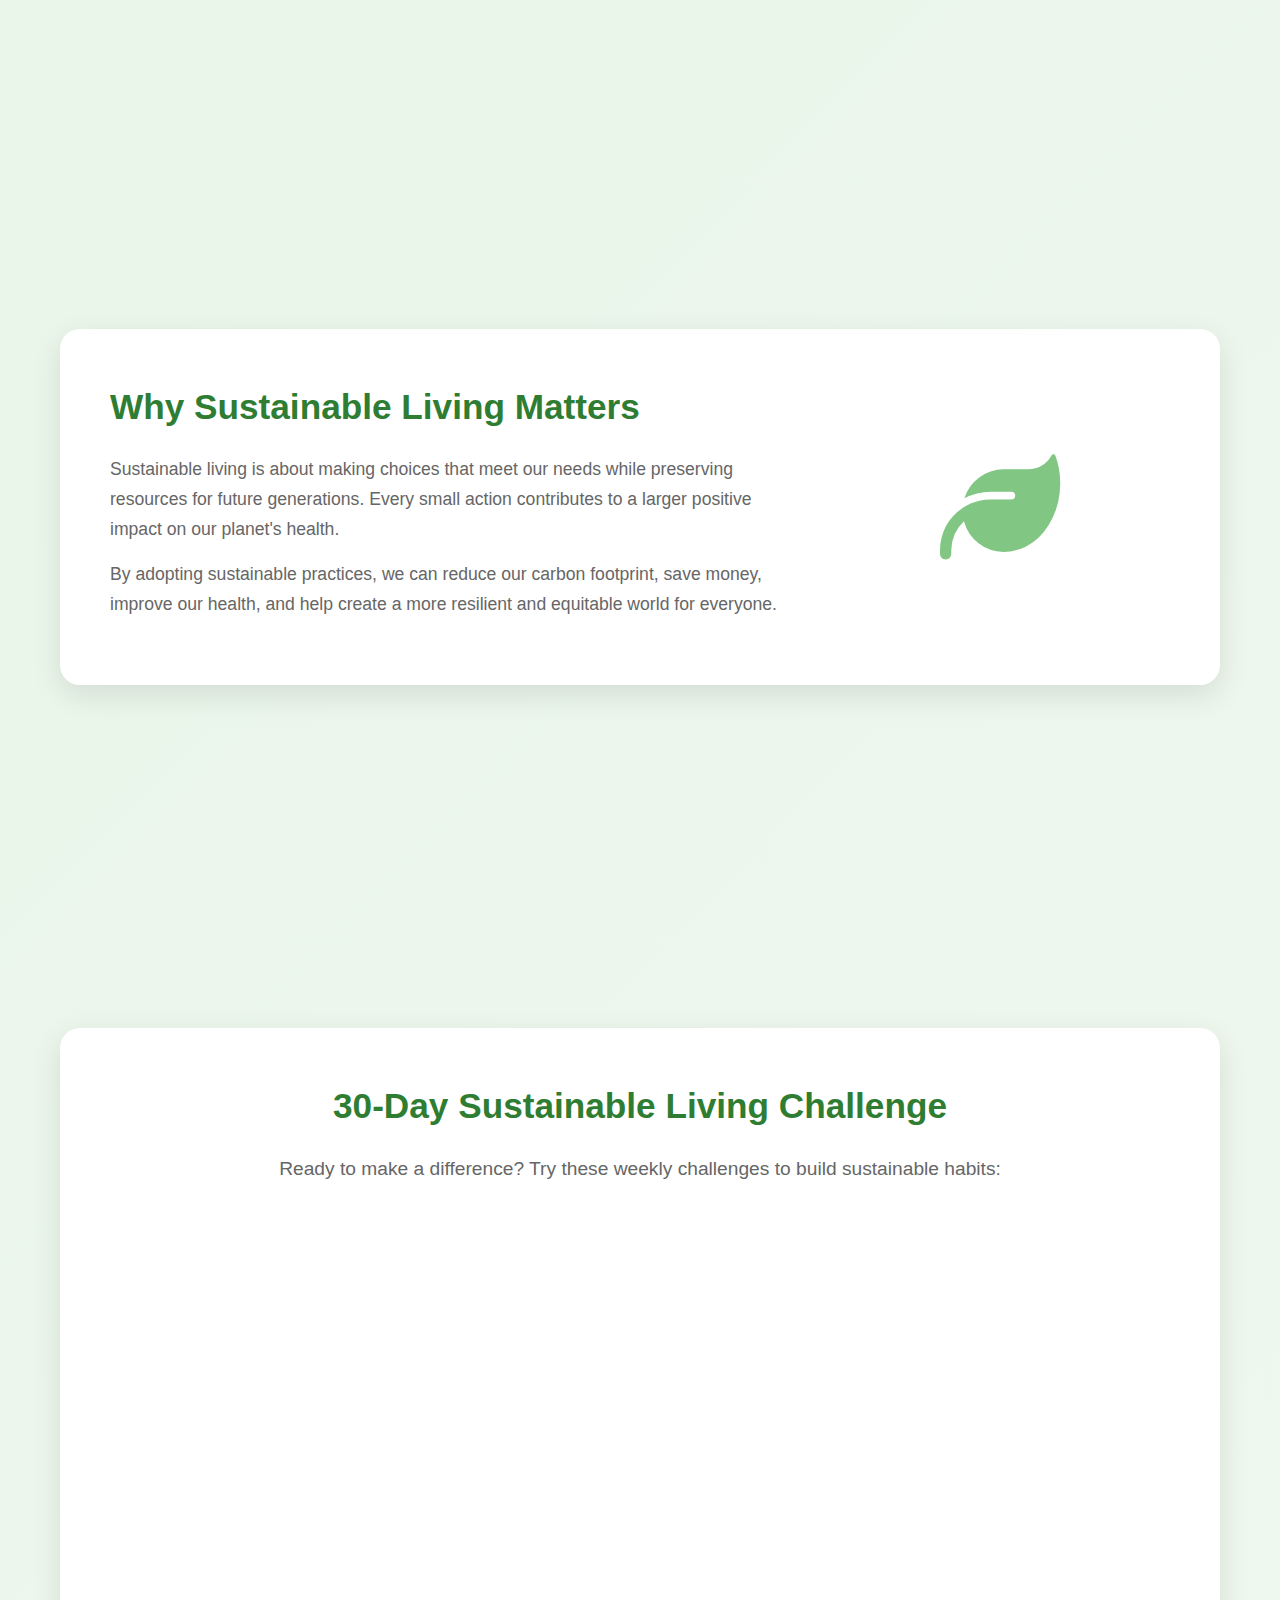
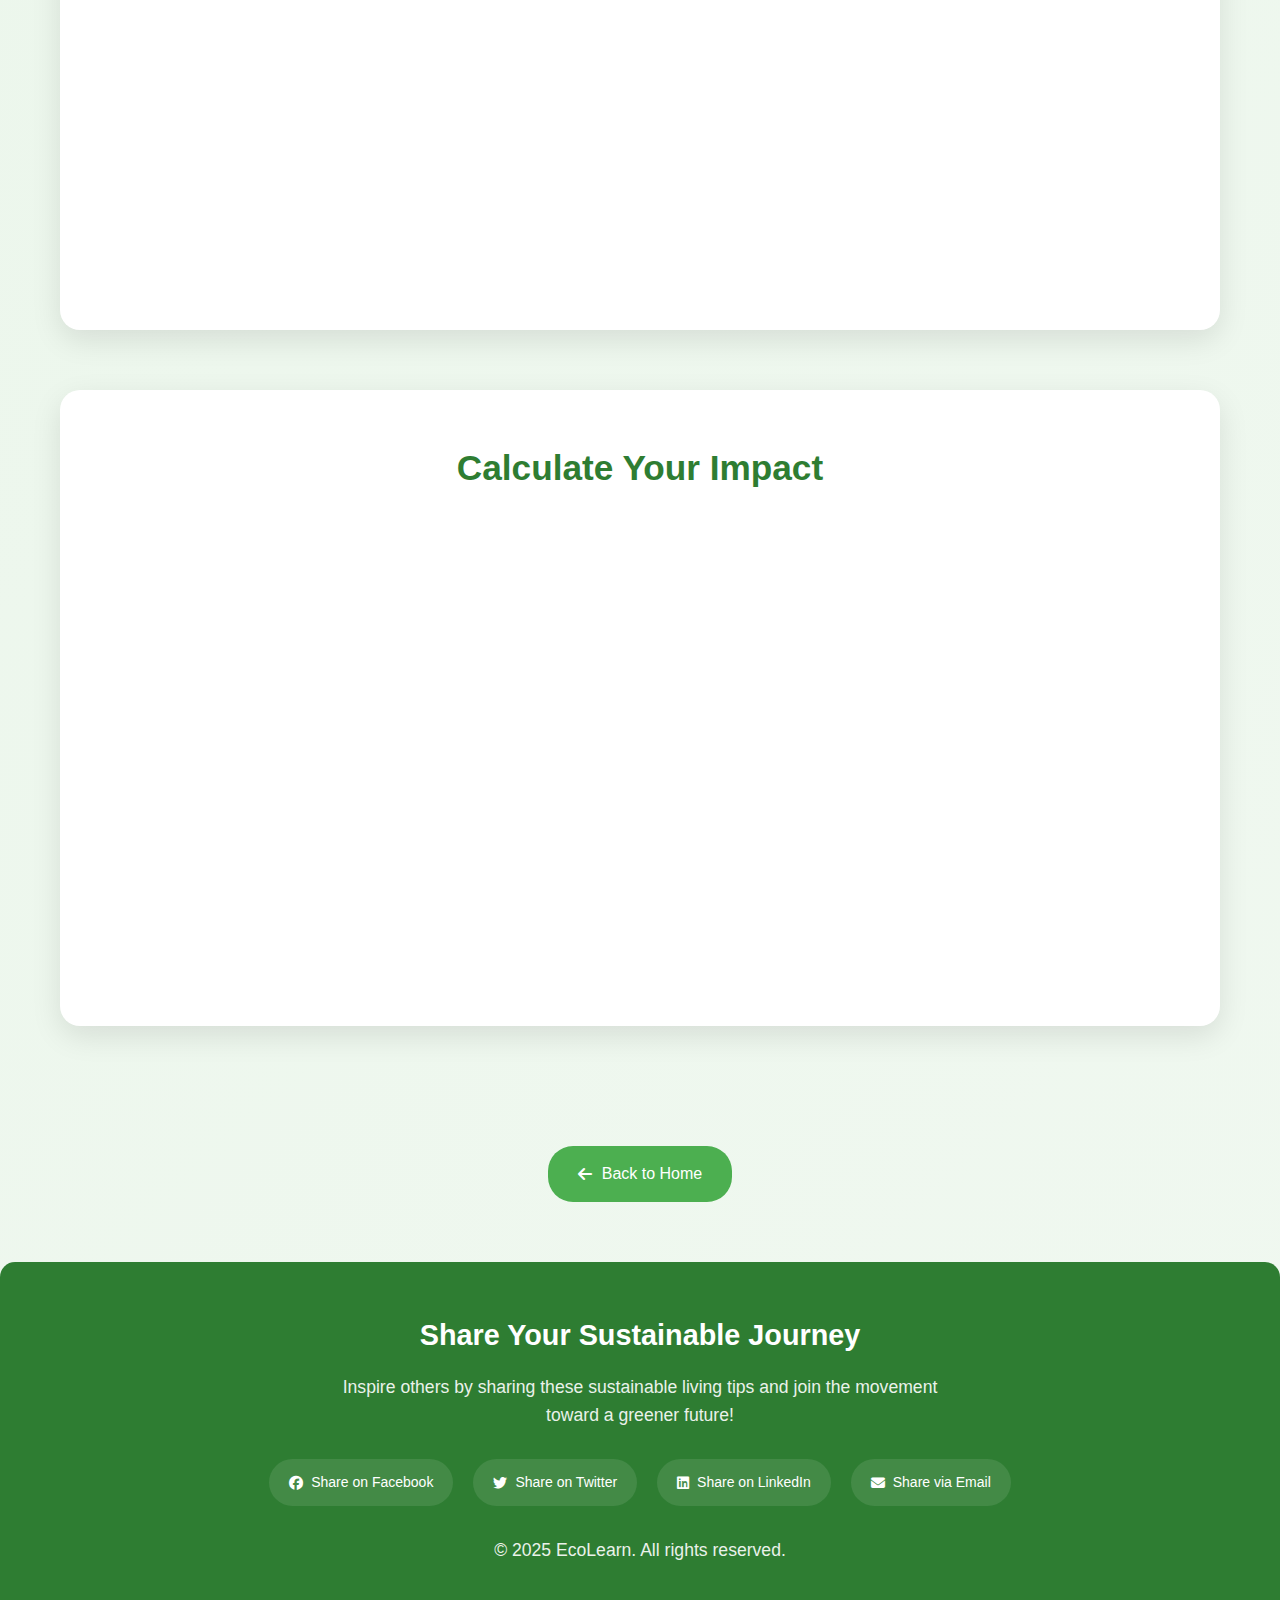
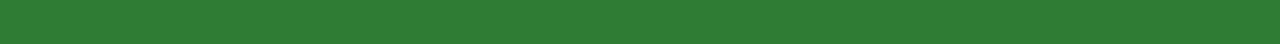
<file: sustainable.html>
<!DOCTYPE html>
<html lang="en">
<head>
    <meta charset="UTF-8">
    <meta name="viewport" content="width=device-width, initial-scale=1.0">
    <title>EcoLearn: Sustainable Living Guide</title>
    <link rel="stylesheet" href="sustainable.css">
    <link rel="stylesheet" href="https://cdnjs.cloudflare.com/ajax/libs/font-awesome/6.4.0/css/all.min.css">
</head>
<body>
    <div class="container">
        <header>
            <h1>EcoLearn: Sustainable Living Guide</h1>
            <p>Transform your daily habits with simple, practical steps toward a more sustainable lifestyle. Learn how small changes can make a big environmental impact.</p>
        </header>
        
        <div class="category-nav">
            <button class="category-btn active" data-category="all">All Tips</button>
            <button class="category-btn" data-category="home">Home & Energy</button>
            <button class="category-btn" data-category="food">Food & Kitchen</button>
            <button class="category-btn" data-category="transport">Transportation</button>
            <button class="category-btn" data-category="shopping">Shopping</button>
            <button class="category-btn" data-category="water">Water Conservation</button>
        </div>
        
        <div class="tip-grid" id="tip-grid">
            <div class="tip-card" data-category="home">
                <div class="card-icon">
                    <i class="fas fa-lightbulb"></i>
                </div>
                <div class="card-content">
                    <h3>Switch to LED Lighting</h3>
                    <p>LED bulbs use 75% less energy and last 25 times longer than incandescent bulbs. This simple switch can reduce your electricity bill and carbon footprint significantly.</p>
                    <div class="impact-badge">Energy Saver</div>
                </div>
            </div>
            
            <div class="tip-card" data-category="home">
                <div class="card-icon">
                    <i class="fas fa-thermometer-half"></i>
                </div>
                <div class="card-content">
                    <h3>Optimize Your Thermostat</h3>
                    <p>Set your thermostat 7-10°F lower when away from home. Use programmable or smart thermostats to automatically adjust temperature and save up to 10% on heating and cooling costs.</p>
                    <div class="impact-badge">Cost Saver</div>
                </div>
            </div>
            
            <div class="tip-card" data-category="food">
                <div class="card-icon">
                    <i class="fas fa-carrot"></i>
                </div>
                <div class="card-content">
                    <h3>Eat More Plant-Based Meals</h3>
                    <p>Reducing meat consumption even one day per week can significantly lower your carbon footprint. Plant-based meals require less water and energy to produce.</p>
                    <div class="impact-badge">Climate Action</div>
                </div>
            </div>
            
            <div class="tip-card" data-category="food">
                <div class="card-icon">
                    <i class="fas fa-seedling"></i>
                </div>
                <div class="card-content">
                    <h3>Start Composting</h3>
                    <p>Composting food scraps reduces methane emissions from landfills and creates nutrient-rich soil for plants. About 30% of household waste can be composted.</p>
                    <div class="impact-badge">Waste Reducer</div>
                </div>
            </div>
            
            <div class="tip-card" data-category="transport">
                <div class="card-icon">
                    <i class="fas fa-bicycle"></i>
                </div>
                <div class="card-content">
                    <h3>Choose Active Transportation</h3>
                    <p>Walk, bike, or use public transit when possible. Transportation accounts for about 29% of greenhouse gas emissions. Even short trips make a difference.</p>
                    <div class="impact-badge">Health Boost</div>
                </div>
            </div>
            
            <div class="tip-card" data-category="transport">
                <div class="card-icon">
                    <i class="fas fa-car"></i>
                </div>
                <div class="card-content">
                    <h3>Maintain Your Vehicle</h3>
                    <p>Keep tires properly inflated and get regular tune-ups. A well-maintained car can improve fuel efficiency by up to 10% and reduce harmful emissions.</p>
                    <div class="impact-badge">Efficiency</div>
                </div>
            </div>
            
            <div class="tip-card" data-category="shopping">
                <div class="card-icon">
                    <i class="fas fa-shopping-bag"></i>
                </div>
                <div class="card-content">
                    <h3>Bring Reusable Bags</h3>
                    <p>Use reusable shopping bags to reduce plastic waste. One reusable bag can eliminate the need for hundreds of plastic bags over its lifetime.</p>
                    <div class="impact-badge">Waste Reducer</div>
                </div>
            </div>
            
            <div class="tip-card" data-category="shopping">
                <div class="card-icon">
                    <i class="fas fa-recycle"></i>
                </div>
                <div class="card-content">
                    <h3>Buy Secondhand First</h3>
                    <p>Consider thrift stores, consignment shops, and online marketplaces before buying new. Extending product lifecycles reduces manufacturing demand and waste.</p>
                    <div class="impact-badge">Resource Saver</div>
                </div>
            </div>
            
            <div class="tip-card" data-category="water">
                <div class="card-icon">
                    <i class="fas fa-tint"></i>
                </div>
                <div class="card-content">
                    <h3>Fix Leaky Faucets</h3>
                    <p>A dripping faucet can waste over 3,000 gallons per year. Quick repairs save water, money, and prevent unnecessary waste of this precious resource.</p>
                    <div class="impact-badge">Water Saver</div>
                </div>
            </div>
            
            <div class="tip-card" data-category="water">
                <div class="card-icon">
                    <i class="fas fa-shower"></i>
                </div>
                <div class="card-content">
                    <h3>Take Shorter Showers</h3>
                    <p>Reducing shower time by just 2 minutes can save up to 1,500 gallons of water per year. Install low-flow showerheads for even greater savings.</p>
                    <div class="impact-badge">Water Saver</div>
                </div>
            </div>
            
            <div class="tip-card" data-category="home">
                <div class="card-icon">
                    <i class="fas fa-plug"></i>
                </div>
                <div class="card-content">
                    <h3>Unplug Electronics</h3>
                    <p>Electronics in standby mode still consume energy. Unplugging devices when not in use or using power strips can reduce "phantom" energy consumption by up to 10%.</p>
                    <div class="impact-badge">Energy Saver</div>
                </div>
            </div>
            
            <div class="tip-card" data-category="food">
                <div class="card-icon">
                    <i class="fas fa-apple-alt"></i>
                </div>
                <div class="card-content">
                    <h3>Plan Your Meals</h3>
                    <p>Meal planning reduces food waste and saves money. Plan weekly menus, make shopping lists, and use leftovers creatively to minimize waste.</p>
                    <div class="impact-badge">Smart Planning</div>
                </div>
            </div>
        </div>
        
        <div class="info-section">
            <div class="info-container">
                <div class="info-text">
                    <h2>Why Sustainable Living Matters</h2>
                    <p>Sustainable living is about making choices that meet our needs while preserving resources for future generations. Every small action contributes to a larger positive impact on our planet's health.</p>
                    <p>By adopting sustainable practices, we can reduce our carbon footprint, save money, improve our health, and help create a more resilient and equitable world for everyone.</p>
                </div>
                <div class="info-image">
                    <i class="fas fa-leaf"></i>
                </div>
            </div>
        </div>
        
        <div class="stats-container">
            <div class="stat-item">
                <div class="stat-number">30%</div>
                <div class="stat-text">Energy savings with efficient appliances</div>
            </div>
            <div class="stat-item">
                <div class="stat-number">2,000</div>
                <div class="stat-text">Gallons saved with low-flow fixtures</div>
            </div>
            <div class="stat-item">
                <div class="stat-number">40%</div>
                <div class="stat-text">Of food is wasted globally</div>
            </div>
            <div class="stat-item">
                <div class="stat-number">$500+</div>
                <div class="stat-text">Annual savings from sustainable practices</div>
            </div>
        </div>
        
        <div class="challenge-section">
            <h2>30-Day Sustainable Living Challenge</h2>
            <p>Ready to make a difference? Try these weekly challenges to build sustainable habits:</p>
            <div class="challenge-grid">
                <div class="challenge-week">
                    <h4>Week 1: Energy Focus</h4>
                    <ul>
                        <li>Switch to LED bulbs</li>
                        <li>Unplug unused electronics</li>
                        <li>Adjust thermostat settings</li>
                        <li>Air-dry clothes instead of using dryer</li>
                    </ul>
                </div>
                <div class="challenge-week">
                    <h4>Week 2: Water Conservation</h4>
                    <ul>
                        <li>Take 5-minute showers</li>
                        <li>Fix any leaky faucets</li>
                        <li>Use dishwasher only when full</li>
                        <li>Collect rainwater for plants</li>
                    </ul>
                </div>
                <div class="challenge-week">
                    <h4>Week 3: Waste Reduction</h4>
                    <ul>
                        <li>Use reusable bags and bottles</li>
                        <li>Start composting food scraps</li>
                        <li>Buy only what you need</li>
                        <li>Repurpose containers creatively</li>
                    </ul>
                </div>
                <div class="challenge-week">
                    <h4>Week 4: Green Transportation</h4>
                    <ul>
                        <li>Walk or bike for short trips</li>
                        <li>Carpool or use public transport</li>
                        <li>Combine errands into one trip</li>
                        <li>Work from home when possible</li>
                    </ul>
                </div>
            </div>
        </div>
        
        <div class="calculator-section">
            <h2>Calculate Your Impact</h2>
            <div class="calculator-container">
                <div class="calculator-item">
                    <h4>LED Bulb Savings Calculator</h4>
                    <div class="calc-inputs">
                        <label>Number of bulbs: <input type="number" id="bulbs" value="10" min="1"></label>
                        <label>Hours used daily: <input type="number" id="hours" value="5" min="1"></label>
                        <button onclick="calculateLEDSavings()">Calculate Savings</button>
                    </div>
                    <div id="led-result" class="calc-result"></div>
                </div>
                
                <div class="calculator-item">
                    <h4>Water Usage Calculator</h4>
                    <div class="calc-inputs">
                        <label>Current shower time (minutes): <input type="number" id="current-shower" value="10" min="1"></label>
                        <label>Target shower time (minutes): <input type="number" id="target-shower" value="5" min="1"></label>
                        <button onclick="calculateWaterSavings()">Calculate Savings</button>
                    </div>
                    <div id="water-result" class="calc-result"></div>
                </div>
            </div>
        </div>
    </div>
    
    <div class="back-button">
        <a href="index.html" class="back-btn"><i class="fas fa-arrow-left"></i> Back to Home</a>
    </div>
    
    <footer>
        <div class="footer-content">
            <h3>Share Your Sustainable Journey</h3>
            <p>Inspire others by sharing these sustainable living tips and join the movement toward a greener future!</p>
            
            <div class="social-sharing">
                <a href="https://www.facebook.com/sharer/sharer.php?u=https://ecolearn.org/sustainable" target="_blank" title="Share on Facebook">
                    <i class="fab fa-facebook"></i> Share on Facebook
                </a>
                <a href="https://twitter.com/intent/tweet?text=Check%20out%20these%20sustainable%20living%20tips%20from%20EcoLearn!&url=https://ecolearn.org/sustainable" target="_blank" title="Share on Twitter">
                    <i class="fab fa-twitter"></i> Share on Twitter
                </a>
                <a href="https://www.linkedin.com/shareArticle?mini=true&url=https://ecolearn.org/sustainable&title=Sustainable%20Living%20Guide&summary=Practical%20tips%20for%20eco-friendly%20living" target="_blank" title="Share on LinkedIn">
                    <i class="fab fa-linkedin"></i> Share on LinkedIn
                </a>
                <a href="mailto:?subject=Sustainable%20Living%20Tips&body=I%20thought%20you%20might%20find%20these%20sustainable%20living%20tips%20helpful:%20https://ecolearn.org/sustainable" title="Share via Email">
                    <i class="fas fa-envelope"></i> Share via Email
                </a>
            </div>
            
            <p>&copy; 2025 EcoLearn. All rights reserved.</p>
        </div>
    </footer>
    
    <div class="back-to-top" id="back-to-top">
        <i class="fas fa-arrow-up"></i>
    </div>

    <script src="sustainable.js"></script>
</body>
</html>
</file>
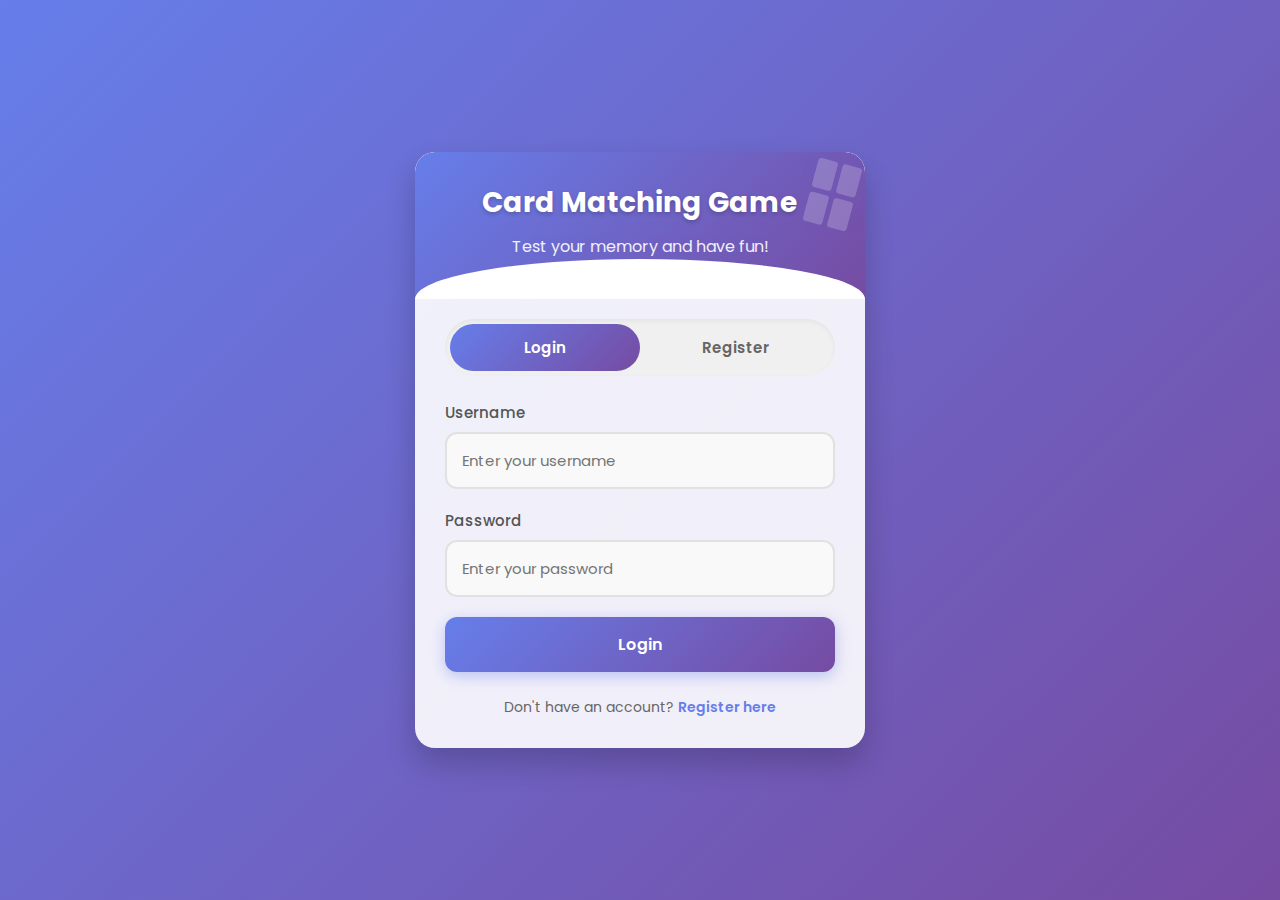
<file: test2.html>
<!DOCTYPE html>
<html lang="en">
<head>
    <meta charset="UTF-8">
    <meta name="viewport" content="width=device-width, initial-scale=1.0">
    <title>Card Matching Game</title>
    <link rel="stylesheet" href="test2.css">
    <link rel="stylesheet" href="https://cdnjs.cloudflare.com/ajax/libs/font-awesome/6.4.0/css/all.min.css">
    <script>
        // Authentication check - Run before anything else loads
        (function() {
            const isAuthenticated = localStorage.getItem('isAuthenticated') === 'true';
            const currentUser = JSON.parse(localStorage.getItem('currentUser'));
            
            if (!isAuthenticated || !currentUser) {
                window.location.href = 'login.html';
            }
        })();
    </script>
</head>
<body>
    <div class="container">
        <header>
            <h1>Card Matching Game</h1>
            <div class="stats-container">
                <div class="stats">
                    <div class="moves">Moves: <span id="moves-count">0</span></div>
                    <div class="timer">Time: <span id="timer">00:00</span></div>
                    <div class="score">Score: <span id="score">0</span></div>
                </div>
                <div class="controls">
                    <button id="restart" class="control-btn"><i class="fas fa-redo"></i> Restart</button>
                    <button id="sound-toggle" class="control-btn"><i class="fas fa-volume-up"></i></button>
                    <button id="info-btn" class="control-btn"><i class="fas fa-info-circle"></i></button>
                    <button id="logout-btn" class="control-btn"><i class="fas fa-sign-out-alt"></i> Logout</button>
                </div>
            </div>
            <div class="difficulty-selector">
                <button class="difficulty-btn active" data-difficulty="easy">Easy</button>
                <button class="difficulty-btn" data-difficulty="medium">Medium</button>
                <button class="difficulty-btn" data-difficulty="hard">Hard</button>
            </div>
            <div class="theme-selector">
                <button class="theme-btn active" data-theme="recycling">♻️ Recycling</button>
                <button class="theme-btn" data-theme="ocean">🌊 Ocean</button>
                <button class="theme-btn" data-theme="energy">⚡ Energy</button>
            </div>
            <div class="popup-container" id="instruction-popup">
                <div class="popup instruction-popup">
                    <h2>How to Play</h2>
                    <div class="instruction-content">
                        <p><strong>Goal:</strong> Find all matching pairs of cards before time runs out.</p>
                        
                        <div class="instruction-step">
                            <div class="step-number">1</div>
                            <p>Click any card to flip it over</p>
                        </div>
                        
                        <div class="instruction-step">
                            <div class="step-number">2</div>
                            <p>Click another card to find a match</p>
                        </div>
                        
                        <div class="instruction-step">
                            <div class="step-number">3</div>
                            <p>If they match, they'll disappear and you earn points</p>
                        </div>
                        
                        <div class="instruction-step">
                            <div class="step-number">4</div>
                            <p>If they don't match, remember their positions for later</p>
                        </div>
                        
                        <div class="instruction-tips">
                            <p><strong>Tips:</strong></p>
                            <ul>
                                <li>Choose difficulty levels: Easy, Medium, or Hard</li>
                                <li>Select themes to learn about: Recycling, Ocean, or Energy</li>
                                <li>Click the ℹ️ icon on cards to learn educational facts</li>
                            </ul>
                        </div>
                    </div>
                    <button id="close-instruction" class="primary-btn">Got it!</button>
                    <button id="dont-show-again" class="secondary-btn">Don't show again</button>
                </div>
            </div>

        </header>
        
        <div class="game-container">
            <div id="game-board"></div>
        </div>
        
        <div class="popup-container" id="result-popup">
            <div class="popup">
                <div class="confetti" id="confetti"></div>
                <h2 id="result-message">You Won!</h2>
                <div class="result-stats">
                    <p>Moves: <span id="result-moves">0</span></p>
                    <p>Time: <span id="result-time">00:00</span></p>
                    <p>Score: <span id="result-score">0</span></p>
                </div>
                <button id="new-game" class="primary-btn">New Game</button>
            </div>
        </div>

        <div class="popup-container" id="info-popup">
            <div class="popup info-popup">
                <h2>Recycling Facts</h2>
                <div id="recycling-fact" class="recycling-fact">
                    <p>Did you know? Recycling one aluminum can saves enough energy to run a TV for three hours.</p>
                </div>
                <button id="close-info" class="primary-btn">Close</button>
                <button id="next-fact" class="secondary-btn">Next Fact</button>
            </div>
        </div>
    </div>
    
    <div class="card-info-container" id="card-info">
        <div class="card-info">
            <span class="close-info">&times;</span>
            <h3 id="card-info-title"></h3>
            <p id="card-info-content"></p>
        </div>
    </div>

    <script src="test2.js"></script>
    <script>
        // Add logout functionality
        document.getElementById('logout-btn').addEventListener('click', function() {
            localStorage.removeItem('isAuthenticated');
            window.location.href = 'login.html';
        });
        
        // Display username in the game interface
        document.addEventListener('DOMContentLoaded', function() {
            const currentUser = JSON.parse(localStorage.getItem('currentUser'));
            if (currentUser) {
                const headerElement = document.querySelector('header h1');
                const welcomeMsg = document.createElement('div');
                welcomeMsg.className = 'welcome-user';
                welcomeMsg.textContent = `Player: ${currentUser.username}`;
                welcomeMsg.style.fontSize = '1rem';
                welcomeMsg.style.marginTop = '5px';
                welcomeMsg.style.textAlign = 'center';
                welcomeMsg.style.color = '#555';
                
                headerElement.parentNode.insertBefore(welcomeMsg, headerElement.nextSibling);
            }
        });
    </script>
</body>
</html>
</file>
<file: information.css>
:root {
    --primary-color: #2c7d59;
    --secondary-color: #3a9278;
    --accent-color: #4db792;
    --light-color: #c5e8d5;
    --background-color: #f2f9f6;
    --text-color: #1a4737;
    --card-shadow: 0 8px 20px rgba(0, 0, 0, 0.08);
    --card-hover-shadow: 0 14px 26px rgba(0, 0, 0, 0.12);
    --section-shadow: 0 6px 15px rgba(0, 0, 0, 0.05);
}

* {
    margin: 0;
    padding: 0;
    box-sizing: border-box;
    font-family: 'Segoe UI', 'Arial', sans-serif;
}

body {
    background-color: var(--background-color);
    color: var(--text-color);
    line-height: 1.7;
    position: relative;
    overflow-x: hidden;
}

/* Subtle background texture */
body::before {
    content: "";
    position: fixed;
    top: 0;
    left: 0;
    width: 100%;
    height: 100%;
    background-image: url("data:image/svg+xml,%3Csvg width='60' height='60' viewBox='0 0 60 60' xmlns='http://www.w3.org/2000/svg'%3E%3Cg fill='none' fill-rule='evenodd'%3E%3Cg fill='%233a9278' fill-opacity='0.05'%3E%3Cpath d='M36 34v-4h-2v4h-4v2h4v4h2v-4h4v-2h-4zm0-30V0h-2v4h-4v2h4v4h2V6h4V4h-4zM6 34v-4H4v4H0v2h4v4h2v-4h4v-2H6zM6 4V0H4v4H0v2h4v4h2V6h4V4H6z'/%3E%3C/g%3E%3C/g%3E%3C/svg%3E");
    z-index: -1;
    opacity: 0.4;
}

.container {
    max-width: 1200px;
    margin: 0 auto;
    padding: 30px;
    position: relative;
}

/* Header styling with layered effect */
header {
    text-align: center;
    padding: 40px 0 50px;
    position: relative;
    overflow: hidden;
    border-radius: 15px;
    background: linear-gradient(135deg, var(--primary-color), var(--secondary-color));
    box-shadow: var(--section-shadow);
    margin-bottom: 40px;
}

header::before {
    content: "";
    position: absolute;
    top: 0;
    left: 0;
    right: 0;
    bottom: 0;
    background-image: url("data:image/svg+xml,%3Csvg xmlns='http://www.w3.org/2000/svg' width='100' height='100' viewBox='0 0 100 100'%3E%3Cg fill-rule='evenodd'%3E%3Cg fill='%23ffffff' fill-opacity='0.1'%3E%3Cpath opacity='.5' d='M96 [base64] 0v-9h-9v9h9zm-10 0v-9h-9v9h9zm-10 0v-9h-9v9h9zm-10 0v-9h-9v9h9zm-10 0v-9h-9v9h9zm-10 0v-9h-9v9h9zm-10 0v-9h-9v9h9zm-10 0v-9h-9v9h9zm-9-10h9v-9h-9v9zm10 0h9v-9h-9v9zm10 0h9v-9h-9v9zm10 0h9v-9h-9v9zm10 0h9v-9h-9v9zm10 0h9v-9h-9v9zm10 0h9v-9h-9v9zm10 0h9v-9h-9v9zm9-10v-9h-9v9h9zm-10 0v-9h-9v9h9zm-10 0v-9h-9v9h9zm-10 0v-9h-9v9h9zm-10 0v-9h-9v9h9zm-10 0v-9h-9v9h9zm-10 0v-9h-9v9h9zm-10 0v-9h-9v9h9zm-9-10h9v-9h-9v9zm10 0h9v-9h-9v9zm10 0h9v-9h-9v9zm10 0h9v-9h-9v9zm10 0h9v-9h-9v9zm10 0h9v-9h-9v9zm10 0h9v-9h-9v9zm10 0h9v-9h-9v9zm9-10v-9h-9v9h9zm-10 0v-9h-9v9h9zm-10 0v-9h-9v9h9zm-10 0v-9h-9v9h9zm-10 0v-9h-9v9h9zm-10 0v-9h-9v9h9zm-10 0v-9h-9v9h9zm-10 0v-9h-9v9h9zm-9-10h9v-9h-9v9zm10 0h9v-9h-9v9zm10 0h9v-9h-9v9zm10 0h9v-9h-9v9zm10 0h9v-9h-9v9zm10 0h9v-9h-9v9zm10 0h9v-9h-9v9zm10 0h9v-9h-9v9zm9-10v-9h-9v9h9zm-10 0v-9h-9v9h9zm-10 0v-9h-9v9h9zm-10 0v-9h-9v9h9zm-10 0v-9h-9v9h9zm-10 0v-9h-9v9h9zm-10 0v-9h-9v9h9zm-10 0v-9h-9v9h9zm-9-10h9v-9h-9v9zm10 0h9v-9h-9v9zm10 0h9v-9h-9v9zm10 0h9v-9h-9v9zm10 0h9v-9h-9v9zm10 0h9v-9h-9v9zm10 0h9v-9h-9v9zm10 0h9v-9h-9v9z'/%3E%3C/g%3E%3C/g%3E%3C/svg%3E");
    opacity: 0.3;
}

header h1 {
    font-size: 3.2rem;
    color: white;
    margin-bottom: 15px;
    text-shadow: 2px 2px 4px rgba(0, 0, 0, 0.2);
    position: relative;
    font-weight: 800;
    letter-spacing: -0.5px;
}

header p {
    font-size: 1.25rem;
    max-width: 700px;
    margin: 0 auto;
    color: rgba(255, 255, 255, 0.9);
    position: relative;
    padding: 0 20px;
}

/* Category navigation */
.category-nav {
    display: flex;
    justify-content: center;
    gap: 15px;
    flex-wrap: wrap;
    margin-bottom: 40px;
    position: relative;
    z-index: 2;
}

.category-btn {
    background-color: white;
    color: var(--primary-color);
    border: none;
    padding: 12px 25px;
    border-radius: 50px;
    cursor: pointer;
    font-weight: 600;
    transition: all 0.3s ease;
    box-shadow: 0 4px 12px rgba(0, 0, 0, 0.08);
    border: 2px solid transparent;
    font-size: 15px;
}

.category-btn:hover {
    background-color: var(--accent-color);
    color: white;
    transform: translateY(-3px);
    box-shadow: 0 6px 16px rgba(0, 0, 0, 0.12);
}

.category-btn.active {
    background-color: var(--primary-color);
    color: white;
    border: 2px solid var(--light-color);
}

/* Fact card grid with improved layering */
.fact-grid {
    display: grid;
    grid-template-columns: repeat(auto-fill, minmax(350px, 1fr));
    gap: 30px;
    margin-bottom: 60px;
}

.fact-card {
    background-color: white;
    border-radius: 16px;
    overflow: hidden;
    box-shadow: var(--card-shadow);
    transition: transform 0.4s ease, box-shadow 0.4s ease;
    position: relative;
    isolation: isolate;
}

.fact-card:hover {
    transform: translateY(-8px);
    box-shadow: var(--card-hover-shadow);
}

.card-icon {
    background: linear-gradient(135deg, var(--accent-color), var(--secondary-color));
    color: white;
    padding: 30px;
    text-align: center;
    font-size: 2.5rem;
    position: relative;
    overflow: hidden;
}

.card-icon::after {
    content: "";
    position: absolute;
    top: 0;
    left: 0;
    right: 0;
    bottom: 0;
    background-image: url("data:image/svg+xml,%3Csvg width='20' height='20' viewBox='0 0 20 20' xmlns='http://www.w3.org/2000/svg'%3E%3Cg fill='%23ffffff' fill-opacity='0.1' fill-rule='evenodd'%3E%3Ccircle cx='3' cy='3' r='3'/%3E%3Ccircle cx='13' cy='13' r='3'/%3E%3C/g%3E%3C/svg%3E");
    opacity: 0.4;
}

.card-content {
    padding: 25px;
    position: relative;
}

.card-content h3 {
    color: var(--primary-color);
    margin-bottom: 15px;
    font-size: 1.4rem;
    font-weight: 600;
}

.card-content p {
    color: #444;
    line-height: 1.7;
}

/* Info section with improved styling */
.info-section {
    background-color: white;
    padding: 50px 0;
    margin: 60px 0;
    border-radius: 20px;
    box-shadow: var(--section-shadow);
    position: relative;
    overflow: hidden;
}

.info-section::before {
    content: "";
    position: absolute;
    top: 0;
    left: 0;
    right: 0;
    bottom: 0;
    background-image: url("data:image/svg+xml,%3Csvg width='84' height='48' viewBox='0 0 84 48' xmlns='http://www.w3.org/2000/svg'%3E%3Cpath d='M0 0h12v6H0V0zm28 8h12v6H28V8zm14-8h12v6H42V0zm14 0h12v6H56V0zm0 8h12v6H56V8zM42 8h12v6H42V8zm0 16h12v6H42v-6zm14-8h12v6H56v-6zm14 0h12v6H70v-6zm0-16h12v6H70V0zM28 32h12v6H28v-6zM14 16h12v6H14v-6zM0 24h12v6H0v-6zm0 8h12v6H0v-6zm14 0h12v6H14v-6zm14 8h12v6H28v-6zm-14 0h12v6H14v-6zm28 0h12v6H42v-6zm14-8h12v6H56v-6zm0-8h12v6H56v-6zm14 8h12v6H70v-6zm0 8h12v6H70v-6zM14 24h12v6H14v-6zm14-8h12v6H28v-6zM14 8h12v6H14V8zM0 8h12v6H0V8z' fill='%232c7d59' fill-opacity='0.05' fill-rule='evenodd'/%3E%3C/svg%3E");
}

.info-container {
    display: flex;
    flex-wrap: wrap;
    gap: 40px;
    align-items: center;
    justify-content: center;
    max-width: 1000px;
    margin: 0 auto;
    padding: 0 30px;
    position: relative;
}

.info-text {
    flex: 1;
    min-width: 300px;
}

.info-text h2 {
    color: var(--primary-color);
    margin-bottom: 20px;
    font-size: 2.2rem;
    font-weight: 700;
    position: relative;
    display: inline-block;
}

.info-text h2::after {
    content: "";
    position: absolute;
    left: 0;
    bottom: -8px;
    width: 60px;
    height: 4px;
    background-color: var(--accent-color);
    border-radius: 2px;
}

.info-text p {
    margin-bottom: 15px;
    color: #444;
    font-size: 1.05rem;
}

.info-image {
    flex: 1;
    min-width: 300px;
    height: 300px;
    background: linear-gradient(135deg, var(--secondary-color), var(--primary-color));
    border-radius: 16px;
    position: relative;
    overflow: hidden;
    display: flex;
    justify-content: center;
    align-items: center;
    font-size: 8rem;
    color: white;
    box-shadow: var(--card-shadow);
}

.info-image::before {
    content: "";
    position: absolute;
    top: 0;
    left: 0;
    right: 0;
    bottom: 0;
    background-image: url("data:image/svg+xml,%3Csvg width='180' height='180' viewBox='0 0 180 180' xmlns='http://www.w3.org/2000/svg'%3E%3Cpath d='M81.28 88H68.413l19.298 19.298L81.28 88zm2.107 0h13.226L90 107.838 83.387 88zm15.334 0h12.866l-19.298 19.298L98.72 88zm-32.927-2.207L73.586 78h32.827l.5.5 7.294 7.293L115.414 87l-24.707 24.707-.707.707L64.586 87l1.207-1.207zm2.62.207L74 80.414 79.586 86H68.414l5.586-5.586zm16.706 0L89 80.414 94.586 86H83.414l5.586-5.586zm16.707 0L105 80.414 110.586 86H99.414l5.586-5.586z' fill='%23ffffff' fill-opacity='0.1' fill-rule='evenodd'/%3E%3C/svg%3E");
}

.info-image i {
    position: relative;
    z-index: 2;
    text-shadow: 0 4px 8px rgba(0, 0, 0, 0.2);
}

/* Statistics section */
.stats-container {
    display: flex;
    justify-content: space-around;
    flex-wrap: wrap;
    margin: 60px 0;
    gap: 30px;
}

.stat-item {
    text-align: center;
    min-width: 220px;
    background-color: white;
    padding: 30px;
    border-radius: 16px;
    box-shadow: var(--card-shadow);
    transition: transform 0.3s ease;
}

.stat-item:hover {
    transform: translateY(-5px);
}

.stat-number {
    font-size: 3rem;
    font-weight: bold;
    color: var(--primary-color);
    margin-bottom: 10px;
    line-height: 1;
}

.stat-text {
    color: #555;
    font-size: 1.1rem;
}

/* Quiz section */
.quiz-section {
    background-color: white;
    border-radius: 20px;
    padding: 40px;
    margin: 60px 0;
    box-shadow: var(--section-shadow);
    position: relative;
    overflow: hidden;
}

.quiz-section::before {
    content: "";
    position: absolute;
    top: 0;
    left: 0;
    width: 100%;
    height: 100%;
    background-image: url("data:image/svg+xml,%3Csvg width='40' height='40' viewBox='0 0 40 40' xmlns='http://www.w3.org/2000/svg'%3E%3Cg fill='%232c7d59' fill-opacity='0.04' fill-rule='evenodd'%3E%3Cpath d='M0 40L40 0H20L0 20M40 40V20L20 40'/%3E%3C/g%3E%3C/svg%3E");
    opacity: 0.5;
    z-index: 0;
}

.quiz-section h2 {
    text-align: center;
    margin-bottom: 30px;
    color: var(--primary-color);
    font-size: 2.2rem;
    font-weight: 700;
    position: relative;
    z-index: 1;
}

.quiz-container {
    max-width: 700px;
    margin: 0 auto;
    position: relative;
    z-index: 1;
}

.quiz-question {
    font-size: 1.3rem;
    margin-bottom: 15px;
    font-weight: 600;
    color: var(--text-color);
    padding-left: 15px;
    border-left: 4px solid var(--accent-color);
}

.quiz-options {
    display: flex;
    flex-direction: column;
    gap: 12px;
    margin-bottom: 30px;
}

.quiz-option {
    background-color: #f8f8f8;
    padding: 15px 20px;
    border-radius: 10px;
    cursor: pointer;
    transition: all 0.3s ease;
    border: 2px solid transparent;
}

.quiz-option:hover {
    background-color: var(--light-color);
    border-color: var(--accent-color);
}

.quiz-option.selected {
    background-color: var(--accent-color);
    color: white;
    border-color: var(--primary-color);
}

.quiz-btn {
    background: linear-gradient(135deg, var(--accent-color), var(--primary-color));
    color: white;
    border: none;
    padding: 14px 30px;
    border-radius: 50px;
    cursor: pointer;
    font-weight: bold;
    transition: all 0.3s ease;
    display: block;
    margin: 30px auto 0;
    font-size: 1.1rem;
    box-shadow: 0 4px 12px rgba(0, 0, 0, 0.1);
}

.quiz-btn:hover {
    transform: translateY(-3px);
    box-shadow: 0 6px 15px rgba(0, 0, 0, 0.15);
}

.result-message {
    text-align: center;
    margin-top: 25px;
    padding: 15px;
    border-radius: 10px;
    font-weight: bold;
    font-size: 1.1rem;
    box-shadow: 0 4px 10px rgba(0, 0, 0, 0.05);
}

.result-correct {
    background-color: #d1f7e0;
    color: #0b6e4f;
    border-left: 5px solid #0b6e4f;
}

.result-incorrect {
    background-color: #fee2e2;
    color: #b91c1c;
    border-left: 5px solid #b91c1c;
}

/* Footer with improved styling */
footer {
    background: linear-gradient(135deg, var(--primary-color), #1a5c42);
    color: white;
    text-align: center;
    padding: 50px 0 40px;
    margin-top: 80px;
    position: relative;
    overflow: hidden;
}

footer::before {
    content: "";
    position: absolute;
    top: 0;
    left: 0;
    width: 100%;
    height: 100%;
    background-image: url("data:image/svg+xml,%3Csvg xmlns='http://www.w3.org/2000/svg' viewBox='0 0 56 28' width='56' height='28'%3E%3Cpath fill='%23ffffff' fill-opacity='0.05' d='M56 26v2h-7.75c2.3-1.27 4.94-2 7.75-2zm-26 2a2 2 0 1 0-4 0h-4.09A25.98 25.98 0 0 0 0 16v-2c.67 0 1.34.02 2 .07V14a2 2 0 0 0-2-2v-2a4 4 0 0 1 3.98 3.6 28.09 28.09 0 0 1 2.8-3.86A8 8 0 0 0 0 6V4a9.99 9.99 0 0 1 8.17 4.23c.94-.95 1.96-1.83 3.03-2.63A13.98 13.98 0 0 0 0 0h7.75c2 1.1 3.73 2.63 5.1 4.45 1.12-.72 2.3-1.37 3.53-1.93A20.1 20.1 0 0 0 14.28 0h2.7c.45.56.88 1.14 1.29 1.74 1.3-.48 2.63-.87 4-1.15-.11-.2-.23-.4-.36-.59H26v.07a28.4 28.4 0 0 1 4 0V0h4.09l-.37.59c1.38.28 2.72.67 4.01 1.15.4-.6.84-1.18 1.3-1.74h2.69a20.1 20.1 0 0 0-2.1 2.52c1.23.56 2.41 1.2 3.54 1.93A16.08 16.08 0 0 1 48.25 0H56c-4.58 0-8.65 2.2-11.2 5.6 1.07.8 2.09 1.68 3.03 2.63A9.99 9.99 0 0 1 56 4v2a8 8 0 0 0-6.77 3.74c1.03 1.2 1.97 2.5 2.79 3.86A4 4 0 0 1 56 10v2a2 2 0 0 0-2 2.07 28.4 28.4 0 0 1 2-.07v2c-9.2 0-17.3 4.78-21.91 12H30zM7.75 28H0v-2c2.81 0 5.46.73 7.75 2zM56 20v2c-5.6 0-10.65 2.3-14.28 6h-2.7c4.04-4.89 10.15-8 16.98-8zm-39.03 8h-2.69C10.65 24.3 5.6 22 0 22v-2c6.83 0 12.94 3.11 16.97 8zm15.01-.4a28.09 28.09 0 0 1 2.8-3.86 8 8 0 0 0-13.55 0c1.03 1.2 1.97 2.5 2.79 3.86a4 4 0 0 1 7.96 0zm14.29-11.86c1.3-.48 2.63-.87 4-1.15a25.99 25.99 0 0 0-44.55 0c1.38.28 2.72.67 4.01 1.15a21.98 21.98 0 0 1 36.54 0zm-5.43 2.71c1.13-.72 2.3-1.37 3.54-1.93a19.98 19.98 0 0 0-32.76 0c1.23.56 2.41 1.2 3.54 1.93a15.98 15.98 0 0 1 25.68 0zm-4.67 3.78c.94-.95 1.96-1.83 3.03-2.63a13.98 13.98 0 0 0-22.4 0c1.07.8 2.09 1.68 3.03 2.63a9.99 9.99 0 0 1 16.34 0z'%3E%3C/path%3E%3C/svg%3E");
    z-index: 0;
}

.footer-content {
    max-width: 800px;
    margin: 0 auto;
    padding: 0 20px;
    position: relative;
    z-index: 1;
}

.footer-content h3 {
    font-size: 1.8rem;
    margin-bottom: 15px;
    font-weight: 600;
}

.footer-content p {
    max-width: 600px;
    margin: 0 auto 25px;
    opacity: 0.9;
}

.social-sharing {
    display: flex;
    justify-content: center;
    flex-wrap: wrap;
    gap: 15px;
    margin: 35px 0;
}

.social-sharing a {
    display: flex;
    align-items: center;
    gap: 10px;
    color: white;
    text-decoration: none;
    background-color: rgba(255, 255, 255, 0.1);
    padding: 12px 20px;
    border-radius: 50px;
    transition: all 0.4s ease;
    border: 1px solid rgba(255, 255, 255, 0.2);
}

.social-sharing a:hover {
    background-color: white;
    color: var(--primary-color);
    transform: translateY(-5px);
    box-shadow: 0 8px 15px rgba(0, 0, 0, 0.15);
}

.social-sharing i {
    font-size: 1.2rem;
}

.back-to-top {
    position: fixed;
    bottom: 30px;
    right: 30px;
    background: linear-gradient(135deg, var(--accent-color), var(--primary-color));
    color: white;
    width: 50px;
    height: 50px;
    border-radius: 50%;
    display: flex;
    justify-content: center;
    align-items: center;
    cursor: pointer;
    box-shadow: 0 4px 15px rgba(0, 0, 0, 0.2);
    transition: all 0.3s ease;
    z-index: 100;
}

.back-to-top:hover {
    transform: translateY(-5px);
    box-shadow: 0 8px 20px rgba(0, 0, 0, 0.25);
}
.back-button {
    text-align: center;
    margin: 30px 0;
}

.back-btn {
    display: inline-block;
    background-color: #2e7d32; /* Eco-friendly green */
    color: #fff;
    padding: 12px 20px;
    border-radius: 8px;
    text-decoration: none;
    font-weight: bold;
    transition: background 0.3s ease;
}

.back-btn i {
    margin-right: 8px;
}

.back-btn:hover {
    background-color: #1b5e20;
}
</file>
<file: login.css>
@import url('https://fonts.googleapis.com/css2?family=Poppins:wght@300;400;500;600;700&display=swap');

* {
    box-sizing: border-box;
    margin: 0;
    padding: 0;
    font-family: 'Poppins', sans-serif;
}

body {
    background: linear-gradient(135deg, #667eea 0%, #764ba2 100%);
    min-height: 100vh;
    display: flex;
    justify-content: center;
    align-items: center;
    padding: 20px;
}

.container {
    max-width: 450px;
    width: 100%;
    background-color: rgba(255, 255, 255, 0.9);
    border-radius: 20px;
    box-shadow: 0 15px 30px rgba(0, 0, 0, 0.2);
    overflow: hidden;
    transform: translateY(0);
    transition: transform 0.3s ease;
}

.container:hover {
    transform: translateY(-5px);
}

.header {
    background: linear-gradient(135deg, #667eea 0%, #764ba2 100%);
    color: white;
    padding: 30px 30px 40px;
    border-radius: 20px 20px 0 0;
    text-align: center;
    position: relative;
    overflow: hidden;
}

.header::after {
    content: "";
    position: absolute;
    bottom: 0;
    left: 0;
    right: 0;
    height: 40px;
    background: white;
    border-radius: 50% 50% 0 0 / 100% 100% 0 0;
}

.header h1 {
    font-size: 28px;
    font-weight: 700;
    margin-bottom: 10px;
    text-shadow: 0 2px 4px rgba(0, 0, 0, 0.2);
}

.header p {
    font-size: 16px;
    opacity: 0.9;
}

.auth-container {
    padding: 20px 30px 30px;
}

.tabs {
    display: flex;
    margin-bottom: 25px;
    border-radius: 50px;
    background-color: #f0f0f0;
    padding: 5px;
    position: relative;
    box-shadow: inset 0 2px 5px rgba(0, 0, 0, 0.05);
}

.tab {
    flex: 1;
    text-align: center;
    padding: 12px 15px;
    font-weight: 600;
    font-size: 15px;
    color: #666;
    border-radius: 50px;
    cursor: pointer;
    transition: all 0.3s ease;
    position: relative;
    z-index: 1;
}

.tab.active {
    color: white;
}

.tabs::before {
    content: "";
    position: absolute;
    top: 5px;
    left: 5px;
    width: calc(50% - 5px);
    height: calc(100% - 10px);
    background: linear-gradient(135deg, #667eea 0%, #764ba2 100%);
    border-radius: 50px;
    transition: all 0.3s ease;
}

.tabs.register-active::before {
    left: calc(50% + 0px);
}

.form-group {
    margin-bottom: 20px;
}

label {
    display: block;
    margin-bottom: 8px;
    font-weight: 500;
    color: #555;
    font-size: 15px;
}

input {
    width: 100%;
    padding: 15px;
    border: 2px solid #e1e1e1;
    border-radius: 12px;
    font-size: 15px;
    transition: all 0.3s ease;
    background-color: #f9f9f9;
}

input:focus {
    outline: none;
    border-color: #667eea;
    box-shadow: 0 0 0 3px rgba(102, 126, 234, 0.2);
    background-color: white;
}

.error-message {
    color: #e74c3c;
    font-size: 13px;
    margin-top: 5px;
    display: none;
    padding-left: 5px;
}

button {
    width: 100%;
    padding: 15px;
    border: none;
    border-radius: 12px;
    background: linear-gradient(135deg, #667eea 0%, #764ba2 100%);
    color: white;
    font-size: 16px;
    font-weight: 600;
    cursor: pointer;
    transition: all 0.3s ease;
    box-shadow: 0 4px 15px rgba(102, 126, 234, 0.4);
}

button:hover {
    transform: translateY(-2px);
    box-shadow: 0 7px 15px rgba(102, 126, 234, 0.5);
}

button:active {
    transform: translateY(0);
    box-shadow: 0 2px 10px rgba(102, 126, 234, 0.3);
}

.form-footer {
    text-align: center;
    margin-top: 25px;
    color: #666;
    font-size: 14px;
}

.form-footer a {
    color: #667eea;
    text-decoration: none;
    font-weight: 600;
    cursor: pointer;
    transition: color 0.2s;
}

.form-footer a:hover {
    color: #764ba2;
    text-decoration: underline;
}

/* Animation for form transition */
@keyframes fadeIn {
    from { opacity: 0; transform: translateY(10px); }
    to { opacity: 1; transform: translateY(0); }
}

#login-form, #register-form {
    animation: fadeIn 0.5s ease forwards;
}

/* Card decoration in header */
.cards-decoration {
    position: absolute;
    top: 10px;
    right: 10px;
    display: grid;
    grid-template-columns: repeat(2, 1fr);
    gap: 5px;
    transform: rotate(15deg);
    opacity: 0.2;
}

.card-mini {
    width: 20px;
    height: 30px;
    background-color: white;
    border-radius: 3px;
}
</file>
<file: quiz.css>
:root {
    --primary-color: #004080;       /* deep navy blue */
    --secondary-color: #0066cc;     /* vibrant blue */
    --accent-color: #ff9800;        /* warm orange accent */
    --light-color: #fff3e0;         /* soft orange background */
    --background-color: #f0f6fc;    /* very light blue-gray */
    --text-color: #0d1b2a;          /* deep navy text */
    --card-shadow: 0 8px 20px rgba(0, 0, 0, 0.1);
    --section-shadow: 0 6px 15px rgba(0, 0, 0, 0.08);
    --transition-speed: 0.35s;
}

* {
    margin: 0;
    padding: 0;
    box-sizing: border-box;
    font-family: 'Segoe UI', 'Arial', sans-serif;
}

body {
    background-color: var(--background-color);
    color: var(--text-color);
    line-height: 1.7;
    overflow-x: hidden;
    animation: fadeIn 0.8s ease-in-out;
}

/* Container */
.container {
    max-width: 1100px;
    margin: 0 auto;
    padding: 30px;
    animation: slideIn 0.6s ease-out;
}

/* Header */
header {
    text-align: center;
    padding: 40px 0 50px;
    background: linear-gradient(135deg, var(--primary-color), var(--secondary-color));
    color: white;
    border-radius: 20px;
    box-shadow: var(--section-shadow);
    position: relative;
    overflow: hidden;
}

header h1 {
    font-size: 3rem;
    font-weight: 800;
    margin-bottom: 10px;
    animation: bounceIn 1.2s ease;
}

header p {
    font-size: 1.2rem;
    max-width: 700px;
    margin: 0 auto;
    opacity: 0.95;
}

/* Background animation in header */
header::after {
    content: "";
    position: absolute;
    top: -50%;
    left: -50%;
    width: 200%;
    height: 200%;
    background: radial-gradient(circle at center, rgba(255,255,255,0.2), transparent 70%);
    animation: rotateBg 20s linear infinite;
    z-index: 0;
}
header * {
    position: relative;
    z-index: 1;
}

/* Quiz section */
.quiz-section {
    background-color: white;
    border-radius: 20px;
    padding: 40px;
    margin: 60px 0;
    box-shadow: var(--section-shadow);
    position: relative;
    overflow: hidden;
    animation: fadeInUp 0.8s ease;
}

.quiz-section h2 {
    text-align: center;
    margin-bottom: 30px;
    color: var(--primary-color);
    font-size: 2.2rem;
    font-weight: 700;
}

/* Quiz Container */
.quiz-container {
    max-width: 700px;
    margin: 0 auto;
}

/* Questions */
.quiz-question {
    font-size: 1.3rem;
    margin-bottom: 15px;
    font-weight: 600;
    color: var(--primary-color);
    padding-left: 15px;
    border-left: 4px solid var(--accent-color);
    animation: fadeIn 0.8s ease;
}

/* Options */
.quiz-options {
    display: flex;
    flex-direction: column;
    gap: 12px;
    margin-bottom: 30px;
}

.quiz-option {
    background-color: #f1f5f9;
    padding: 15px 20px;
    border-radius: 12px;
    cursor: pointer;
    transition: all var(--transition-speed) ease;
    border: 2px solid transparent;
    box-shadow: var(--card-shadow);
    position: relative;
    overflow: hidden;
}

.quiz-option:hover {
    background-color: var(--light-color);
    border-color: var(--accent-color);
    transform: translateY(-3px) scale(1.02);
}

.quiz-option.selected {
    background: linear-gradient(135deg, var(--accent-color), var(--secondary-color));
    color: white;
    border-color: var(--primary-color);
    font-weight: bold;
    animation: pulse 0.5s ease;
}

/* Buttons */
.quiz-btn {
    background: linear-gradient(135deg, var(--accent-color), var(--secondary-color));
    color: white;
    border: none;
    padding: 14px 35px;
    border-radius: 50px;
    cursor: pointer;
    font-weight: bold;
    transition: all 0.3s ease;
    display: inline-block;
    font-size: 1.1rem;
    box-shadow: 0 4px 12px rgba(0, 0, 0, 0.15);
    text-decoration: none;
    text-align: center;
    animation: fadeInUp 1s ease;
}

.quiz-btn:hover {
    transform: translateY(-3px) scale(1.05);
    box-shadow: 0 6px 18px rgba(0, 0, 0, 0.25);
}

/* Result Message */
.result-message {
    text-align: center;
    margin-top: 25px;
    padding: 15px;
    border-radius: 12px;
    font-weight: bold;
    font-size: 1.2rem;
    box-shadow: 0 4px 10px rgba(0, 0, 0, 0.1);
    animation: fadeIn 0.8s ease;
}

.result-correct {
    background-color: #e6f7e6;
    color: #1b5e20;
    border-left: 6px solid #1b5e20;
}

.result-incorrect {
    background-color: #fdecea;
    color: #c62828;
    border-left: 6px solid #c62828;
}

/* Animations */
@keyframes fadeIn {
    from { opacity: 0; }
    to { opacity: 1; }
}

@keyframes fadeInUp {
    from { opacity: 0; transform: translateY(30px); }
    to { opacity: 1; transform: translateY(0); }
}

@keyframes slideIn {
    from { opacity: 0; transform: translateX(-30px); }
    to { opacity: 1; transform: translateX(0); }
}

@keyframes bounceIn {
    0% { transform: scale(0.8); opacity: 0; }
    60% { transform: scale(1.05); opacity: 1; }
    100% { transform: scale(1); }
}

@keyframes pulse {
    0% { transform: scale(1); }
    50% { transform: scale(1.05); }
    100% { transform: scale(1); }
}

@keyframes rotateBg {
    from { transform: rotate(0deg); }
    to { transform: rotate(360deg); }
}
</file>
<file: sustainable.css>
@keyframes fadeIn {
    from { opacity: 0; transform: translateY(20px); }
    to { opacity: 1; transform: translateY(0); }
}

* {
    margin: 0;
    padding: 0;
    box-sizing: border-box;
}

body {
    font-family: 'Segoe UI', Tahoma, Geneva, Verdana, sans-serif;
    margin: 0;
    padding: 0;
    background: linear-gradient(135deg, #e8f5e8 0%, #f0f8f0 100%);
    color: #333;
    line-height: 1.6;
}

.container {
    max-width: 1200px;
    margin: 0 auto;
    padding: 20px;
}

header {
    text-align: center;
    margin-bottom: 40px;
    padding: 40px 20px;
    background: linear-gradient(135deg, #2e7d32 0%, #4caf50 100%);
    color: white;
    border-radius: 15px;
    box-shadow: 0 8px 25px rgba(46, 125, 50, 0.3);
}

header h1 {
    font-size: 2.5em;
    margin-bottom: 15px;
    font-weight: 700;
}

header p {
    font-size: 1.2em;
    opacity: 0.9;
    max-width: 600px;
    margin: 0 auto;
}

.category-nav {
    display: flex;
    justify-content: center;
    flex-wrap: wrap;
    gap: 10px;
    margin-bottom: 40px;
}

.category-btn {
    background: white;
    border: 2px solid #4caf50;
    color: #4caf50;
    padding: 12px 24px;
    border-radius: 25px;
    cursor: pointer;
    transition: all 0.3s ease;
    font-weight: 500;
    font-size: 14px;
}

.category-btn:hover,
.category-btn.active {
    background: #4caf50;
    color: white;
    transform: translateY(-2px);
    box-shadow: 0 5px 15px rgba(76, 175, 80, 0.3);
}

.tip-grid {
    display: grid;
    grid-template-columns: repeat(auto-fit, minmax(350px, 1fr));
    gap: 25px;
    margin-bottom: 50px;
}

.tip-card {
    background: white;
    border-radius: 15px;
    padding: 30px;
    box-shadow: 0 5px 20px rgba(0, 0, 0, 0.1);
    transition: all 0.3s ease;
    position: relative;
    overflow: hidden;
}

.tip-card:hover {
    transform: translateY(-5px);
    box-shadow: 0 15px 35px rgba(0, 0, 0, 0.15);
}

.tip-card::before {
    content: '';
    position: absolute;
    top: 0;
    left: 0;
    width: 100%;
    height: 4px;
    background: linear-gradient(90deg, #4caf50, #66bb6a);
}

.card-icon {
    width: 60px;
    height: 60px;
    background: linear-gradient(135deg, #4caf50, #66bb6a);
    border-radius: 50%;
    display: flex;
    align-items: center;
    justify-content: center;
    margin-bottom: 20px;
}

.card-icon i {
    font-size: 24px;
    color: white;
}

.card-content h3 {
    color: #2e7d32;
    margin-bottom: 15px;
    font-size: 1.3em;
    font-weight: 600;
}

.card-content p {
    color: #666;
    margin-bottom: 15px;
    line-height: 1.6;
}

.impact-badge {
    display: inline-block;
    background: linear-gradient(135deg, #4caf50, #66bb6a);
    color: white;
    padding: 6px 12px;
    border-radius: 20px;
    font-size: 12px;
    font-weight: 500;
}

.info-section {
    margin: 60px 0;
    background: white;
    border-radius: 20px;
    padding: 50px;
    box-shadow: 0 10px 30px rgba(0, 0, 0, 0.1);
}

.info-container {
    display: grid;
    grid-template-columns: 2fr 1fr;
    gap: 40px;
    align-items: center;
}

.info-text h2 {
    color: #2e7d32;
    font-size: 2.2em;
    margin-bottom: 20px;
    font-weight: 700;
}

.info-text p {
    color: #666;
    font-size: 1.1em;
    line-height: 1.7;
    margin-bottom: 15px;
}

.info-image {
    text-align: center;
}

.info-image i {
    font-size: 120px;
    color: #4caf50;
    opacity: 0.7;
}

.stats-container {
    display: grid;
    grid-template-columns: repeat(auto-fit, minmax(250px, 1fr));
    gap: 30px;
    margin: 60px 0;
}

.stat-item {
    text-align: center;
    background: white;
    padding: 40px 30px;
    border-radius: 15px;
    box-shadow: 0 5px 20px rgba(0, 0, 0, 0.1);
    transition: transform 0.3s ease;
}

.stat-item:hover {
    transform: translateY(-5px);
}

.stat-number {
    font-size: 3em;
    font-weight: 700;
    color: #4caf50;
    margin-bottom: 10px;
}

.stat-text {
    color: #666;
    font-size: 1.1em;
    font-weight: 500;
}

.challenge-section {
    background: white;
    border-radius: 20px;
    padding: 50px;
    margin: 60px 0;
    box-shadow: 0 10px 30px rgba(0, 0, 0, 0.1);
}

.challenge-section h2 {
    text-align: center;
    color: #2e7d32;
    font-size: 2.2em;
    margin-bottom: 20px;
    font-weight: 700;
}

.challenge-section > p {
    text-align: center;
    color: #666;
    font-size: 1.2em;
    margin-bottom: 40px;
}

.challenge-grid {
    display: grid;
    grid-template-columns: repeat(auto-fit, minmax(250px, 1fr));
    gap: 30px;
}

.challenge-week {
    background: #f8f8f8;
    padding: 30px;
    border-radius: 15px;
    border-left: 5px solid #4caf50;
}

.challenge-week h4 {
    color: #2e7d32;
    margin-bottom: 20px;
    font-size: 1.3em;
}

.challenge-week ul {
    list-style: none;
    padding: 0;
}

.challenge-week li {
    padding: 8px 0;
    color: #666;
    position: relative;
    padding-left: 25px;
}

.challenge-week li::before {
    content: '✓';
    position: absolute;
    left: 0;
    color: #4caf50;
    font-weight: bold;
}

.calculator-section {
    background: white;
    border-radius: 20px;
    padding: 50px;
    margin: 60px 0;
    box-shadow: 0 10px 30px rgba(0, 0, 0, 0.1);
}

.calculator-section h2 {
    text-align: center;
    color: #2e7d32;
    font-size: 2.2em;
    margin-bottom: 40px;
    font-weight: 700;
}

.calculator-container {
    display: grid;
    grid-template-columns: repeat(auto-fit, minmax(400px, 1fr));
    gap: 40px;
}

.calculator-item {
    background: #f8f8f8;
    padding: 30px;
    border-radius: 15px;
    border: 2px solid #e0e0e0;
}

.calculator-item h4 {
    color: #2e7d32;
    margin-bottom: 20px;
    font-size: 1.3em;
}

.calc-inputs {
    margin-bottom: 20px;
}

.calc-inputs label {
    display: block;
    margin-bottom: 15px;
    color: #666;
    font-weight: 500;
}

.calc-inputs input {
    margin-left: 10px;
    padding: 8px 12px;
    border: 1px solid #ddd;
    border-radius: 5px;
    width: 80px;
}

.calc-inputs button {
    background: #4caf50;
    color: white;
    border: none;
    padding: 12px 24px;
    border-radius: 8px;
    cursor: pointer;
    font-weight: 500;
    transition: background 0.3s ease;
}

.calc-inputs button:hover {
    background: #45a049;
}

.calc-result {
    background: white;
    padding: 20px;
    border-radius: 10px;
    border-left: 4px solid #4caf50;
    min-height: 60px;
}

.calc-result p {
    margin: 5px 0;
    color: #333;
}

.back-button {
    text-align: center;
    margin: 40px 0;
}

.back-btn {
    display: inline-flex;
    align-items: center;
    gap: 10px;
    background: #4caf50;
    color: white;
    text-decoration: none;
    padding: 15px 30px;
    border-radius: 25px;
    font-weight: 500;
    transition: all 0.3s ease;
}

.back-btn:hover {
    background: #45a049;
    transform: translateY(-2px);
    box-shadow: 0 5px 15px rgba(76, 175, 80, 0.3);
}

footer {
    background: #2e7d32;
    color: white;
    padding: 50px 20px;
    text-align: center;
    border-radius: 15px 15px 0 0;
    margin-top: 60px;
}

.footer-content h3 {
    font-size: 1.8em;
    margin-bottom: 15px;
    font-weight: 700;
}

.footer-content > p {
    font-size: 1.1em;
    opacity: 0.9;
    margin-bottom: 30px;
    max-width: 600px;
    margin: 0 auto 30px auto;
}

.social-sharing {
    display: flex;
    justify-content: center;
    flex-wrap: wrap;
    gap: 20px;
    margin-bottom: 30px;
}

.social-sharing a {
    color: white;
    text-decoration: none;
    display: flex;
    align-items: center;
    gap: 8px;
    padding: 12px 20px;
    border-radius: 25px;
    background: rgba(255, 255, 255, 0.1);
    transition: all 0.3s ease;
    font-size: 14px;
}

.social-sharing a:hover {
    background: rgba(255, 255, 255, 0.2);
    transform: translateY(-2px);
}

.back-to-top {
    position: fixed;
    bottom: 30px;
    right: 30px;
    background: #4caf50;
    color: white;
    width: 50px;
    height: 50px;
    border-radius: 50%;
    display: none;
    align-items: center;
    justify-content: center;
    cursor: pointer;
    transition: all 0.3s ease;
    box-shadow: 0 5px 15px rgba(0, 0, 0, 0.2);
    z-index: 1000;
}

.back-to-top:hover {
    background: #45a049;
    transform: translateY(-3px);
}

/* Responsive Design */
@media (max-width: 768px) {
    .container {
        padding: 15px;
    }

    header {
        padding: 30px 15px;
    }

    header h1 {
        font-size: 2em;
    }

    header p {
        font-size: 1em;
    }

    .category-nav {
        gap: 8px;
    }

    .category-btn {
        padding: 10px 16px;
        font-size: 12px;
    }

    .tip-grid {
        grid-template-columns: 1fr;
        gap: 20px;
    }

    .tip-card {
        padding: 25px;
    }

    .info-container {
        grid-template-columns: 1fr;
        gap: 30px;
        text-align: center;
    }

    .info-text h2 {
        font-size: 1.8em;
    }

    .info-image i {
        font-size: 80px;
    }

    .stats-container {
        grid-template-columns: repeat(auto-fit, minmax(200px, 1fr));
        gap: 20px;
    }

    .stat-item {
        padding: 30px 20px;
    }

    .stat-number {
        font-size: 2.5em;
    }

    .challenge-section,
    .calculator-section,
    .info-section {
        padding: 30px 20px;
    }

    .challenge-grid {
        grid-template-columns: 1fr;
    }

    .calculator-container {
        grid-template-columns: 1fr;
        gap: 30px;
    }

    .calculator-item {
        padding: 25px;
    }

    .calc-inputs input {
        width: 60px;
    }

    .social-sharing {
        flex-direction: column;
        align-items: center;
        gap: 15px;
    }

    .social-sharing a {
        width: 200px;
        justify-content: center;
    }
}

@media (max-width: 480px) {
    header h1 {
        font-size: 1.8em;
    }
}
</file>
<file: test2.css>
* {
    margin: 0;
    padding: 0;
    box-sizing: border-box;
    font-family: 'Montserrat', 'Arial', sans-serif;
}

:root {
    /* Default recycling theme - refined colors */
    --primary-color: #1b4332;
    --secondary-color: #2d6a4f;
    --accent-color: #40916c;
    --light-color: #b7e4c7;
    --background-color: #f0f9f1;
    --card-front: #52b788;
    --card-back: #d8f3dc;
    --text-dark: #081c15;
    --text-light: #f8fff9;
    --shadow-color: rgba(0, 0, 0, 0.15);
    --pattern-opacity: 0.03;
}

/* Ocean theme - refined colors */
.theme-ocean {
    --primary-color: #03045e;
    --secondary-color: #0077b6;
    --accent-color: #00b4d8;
    --light-color: #caf0f8;
    --background-color: #f0faff;
    --card-front: #48cae4;
    --card-back: #ade8f4;
    --text-dark: #03045e;
    --text-light: #f0faff;
    --shadow-color: rgba(0, 40, 85, 0.15);
    --pattern-opacity: 0.02;
}

/* Energy theme - refined colors */
.theme-energy {
    --primary-color: #6a0dad;
    --secondary-color: #8d12c0;
    --accent-color: #c77dff;
    --light-color: #e0aaff;
    --background-color: #fcf6ff;
    --card-front: #9d4edd;
    --card-back: #e0aaff;
    --text-dark: #240046;
    --text-light: #fcf6ff;
    --shadow-color: rgba(106, 13, 173, 0.15);
    --pattern-opacity: 0.02;
}

body {
    background-color: var(--background-color);
    min-height: 100vh;
    display: flex;
    justify-content: center;
    align-items: center;
    transition: all 0.5s ease;
    background-image: radial-gradient(circle at 50% 50%, var(--primary-color) 1px, transparent 1px);
    background-size: 30px 30px;
    background-position: 0 0;
    background-repeat: repeat;
    background-blend-mode: multiply;
    background-attachment: fixed;
    opacity: 1;
    position: relative;
}

body::before {
    content: '';
    position: absolute;
    top: 0;
    left: 0;
    right: 0;
    bottom: 0;
    background-color: var(--background-color);
    opacity: 0.97;
    z-index: -1;
}

.container {
    display: flex;
    flex-direction: column;
    align-items: center;
    max-width: 1100px;
    padding: 30px;
    width: 100%;
    background-color: rgba(255, 255, 255, 0.9);
    border-radius: 24px;
    box-shadow: 0 10px 30px var(--shadow-color);
    position: relative;
    overflow: hidden;
    margin: 20px;
}

.container::before {
    content: '';
    position: absolute;
    top: 0;
    left: 0;
    width: 100%;
    height: 5px;
    background: linear-gradient(90deg, var(--accent-color), var(--primary-color));
}

header {
    display: flex;
    flex-direction: column;
    align-items: center;
    width: 100%;
    margin-bottom: 30px;
    position: relative;
}

h1 {
    color: var(--primary-color);
    margin-bottom: 20px;
    text-align: center;
    font-size: 2.8rem;
    font-weight: 800;
    letter-spacing: -0.5px;
    text-shadow: 2px 2px 0px var(--light-color);
    position: relative;
    padding-bottom: 10px;
}

h1::after {
    content: '';
    position: absolute;
    bottom: 0;
    left: 50%;
    transform: translateX(-50%);
    width: 80px;
    height: 3px;
    background: linear-gradient(90deg, var(--accent-color), var(--primary-color));
    border-radius: 3px;
}

.stats-container {
    width: 100%;
    display: flex;
    justify-content: space-between;
    align-items: center;
    flex-wrap: wrap;
    margin-bottom: 20px;
    padding: 15px 20px;
    background-color: rgba(255, 255, 255, 0.8);
    border-radius: 12px;
    box-shadow: 0 3px 10px rgba(0, 0, 0, 0.05);
    border: 1px solid rgba(200, 200, 200, 0.3);
}

.stats {
    display: flex;
    gap: 30px;
    font-size: 18px;
    color: var(--secondary-color);
    font-weight: 600;
}

.stats div {
    display: flex;
    align-items: center;
}

.stats div span {
    display: inline-block;
    min-width: 30px;
    text-align: right;
}

.stats div::before {
    margin-right: 10px;
    font-size: 20px;
}

.moves::before {
    content: '👆';
}

.timer::before {
    content: '⏱️';
}

.score::before {
    content: '🏆';
}

.controls {
    display: flex;
    gap: 10px;
}

.selectors-row {
    display: flex;
    gap: 20px;
    width: 100%;
    justify-content: center;
    margin-bottom: 20px;
    flex-wrap: wrap;
}

.selector-group {
    display: flex;
    flex-direction: column;
    align-items: center;
}

.selector-label {
    margin-bottom: 8px;
    font-weight: 600;
    color: var(--primary-color);
    font-size: 16px;
}

.difficulty-selector, .theme-selector {
    display: flex;
    gap: 8px;
    border-radius: 10px;
    padding: 4px;
    background-color: rgba(255, 255, 255, 0.6);
    border: 1px solid rgba(0, 0, 0, 0.05);
}

button {
    padding: 10px 20px;
    background-color: var(--accent-color);
    color: var(--text-light);
    border: none;
    border-radius: 8px;
    cursor: pointer;
    font-size: 16px;
    transition: all 0.3s ease;
    box-shadow: 0 3px 6px var(--shadow-color);
    font-weight: 600;
    letter-spacing: 0.3px;
}

button:hover {
    background-color: var(--secondary-color);
    transform: translateY(-2px);
    box-shadow: 0 5px 12px var(--shadow-color);
}

button:active {
    transform: translateY(0);
    box-shadow: 0 2px 4px var(--shadow-color);
}

.control-btn {
    padding: 8px 12px;
    font-size: 14px;
    border-radius: 6px;
    display: flex;
    align-items: center;
    justify-content: center;
}

.control-btn i {
    margin-right: 5px;
}

.difficulty-btn, .theme-btn {
    background-color: rgba(255, 255, 255, 0.8);
    color: var(--secondary-color);
    border: 1px solid rgba(0, 0, 0, 0.05);
    border-radius: 6px;
    padding: 8px 15px;
    box-shadow: none;
    font-weight: 500;
    transition: all 0.2s;
}

.difficulty-btn:hover, .theme-btn:hover {
    background-color: rgba(250, 250, 250, 1);
    transform: translateY(-1px);
    box-shadow: 0 2px 5px rgba(0, 0, 0, 0.08);
}

.difficulty-btn.active, .theme-btn.active {
    background-color: var(--primary-color);
    color: white;
    border: 1px solid var(--primary-color);
    box-shadow: 0 2px 5px var(--shadow-color);
}

.primary-btn {
    background-color: var(--accent-color);
    padding: 12px 25px;
    font-size: 18px;
    font-weight: bold;
    letter-spacing: 0.5px;
}

.secondary-btn {
    background-color: var(--light-color);
    color: var(--primary-color);
    padding: 10px 20px;
}

.game-container {
    width: 100%;
    max-width: 700px;
    padding: 20px;
    background-color: rgba(255, 255, 255, 0.6);
    border-radius: 16px;
    box-shadow: 0 5px 20px rgba(0, 0, 0, 0.07);
    margin-bottom: 30px;
}

#game-board {
    display: grid;
    grid-template-columns: repeat(4, 1fr);
    gap: 15px;
    perspective: 1000px;
    margin: 0 auto;
    width: 100%;
}

.card {
    height: 130px;
    position: relative;
    transform-style: preserve-3d;
    transition: transform 0.6s cubic-bezier(0.175, 0.885, 0.32, 1.275), box-shadow 0.3s;
    cursor: pointer;
    border-radius: 12px;
    box-shadow: 0 5px 15px var(--shadow-color);
}

.card:hover {
    box-shadow: 0 8px 20px var(--shadow-color);
    transform: translateY(-3px);
}

.card.flipped {
    transform: rotateY(180deg);
}

.card.matched {
    animation: pulse 1s;
}

.card-front, .card-back {
    width: 100%;
    height: 100%;
    position: absolute;
    backface-visibility: hidden;
    border-radius: 12px;
    display: flex;
    justify-content: center;
    align-items: center;
    font-size: 48px;
    box-shadow: 0 5px 15px var(--shadow-color);
    transition: all 0.5s ease;
}

.card-front {
    background-color: var(--card-front);
    transform: rotateY(180deg);
    box-shadow: inset 0 0 15px rgba(255, 255, 255, 0.5);
    border: 3px solid rgba(255, 255, 255, 0.3);
}

.card-back {
    background-color: var(--card-back);
    color: var(--primary-color);
    background-image: radial-gradient(circle at 10px 10px, var(--primary-color) 1px, transparent 1px);
    background-size: 20px 20px;
    background-repeat: repeat;
    background-blend-mode: multiply;
    opacity: 1;
    position: relative;
}

.card-back::before {
    content: '';
    position: absolute;
    top: 0;
    left: 0;
    right: 0;
    bottom: 0;
    background-color: var(--card-back);
    opacity: 0.92;
    border-radius: 12px;
    z-index: 0;
}

.card-back::after {
    content: attr(data-theme-icon);
    position: relative;
    z-index: 1;
    font-size: 48px;
    text-shadow: 2px 2px 3px rgba(0, 0, 0, 0.2);
}

.info-icon {
    position: absolute;
    bottom: 5px;
    right: 5px;
    font-size: 14px;
    opacity: 0.7;
    z-index: 2;
    transition: all 0.2s;
}

.info-icon:hover {
    transform: scale(1.2);
    opacity: 1;
}

.popup-container {
    position: fixed;
    top: 0;
    left: 0;
    width: 100%;
    height: 100%;
    background-color: rgba(0, 0, 0, 0.6);
    display: flex;
    justify-content: center;
    align-items: center;
    z-index: 10;
    visibility: hidden;
    opacity: 0;
    transition: visibility 0s linear 0.3s, opacity 0.3s;
    backdrop-filter: blur(3px);
}

.popup-container.show {
    visibility: visible;
    opacity: 1;
    transition-delay: 0s;
}

.popup {
    background-color: white;
    padding: 35px;
    border-radius: 16px;
    text-align: center;
    box-shadow: 0 10px 30px rgba(0, 0, 0, 0.2);
    max-width: 90%;
    width: 450px;
    position: relative;
    overflow: hidden;
    animation: popup-in 0.4s cubic-bezier(0.175, 0.885, 0.32, 1.275) forwards;
}

@keyframes popup-in {
    from {
        transform: scale(0.8);
        opacity: 0;
    }
    to {
        transform: scale(1);
        opacity: 1;
    }
}

.popup::before {
    content: '';
    position: absolute;
    top: 0;
    left: 0;
    width: 100%;
    height: 5px;
    background: linear-gradient(90deg, var(--accent-color), var(--primary-color));
}

.popup h2 {
    color: var(--primary-color);
    margin-bottom: 20px;
    font-size: 2rem;
    font-weight: 700;
}

.result-stats {
    margin-bottom: 25px;
    color: var(--secondary-color);
    font-size: 18px;
    display: grid;
    grid-template-columns: repeat(3, 1fr);
    gap: 10px;
}

.result-stats p {
    margin: 8px 0;
    font-weight: 600;
    padding: 10px;
    background-color: rgba(0, 0, 0, 0.02);
    border-radius: 8px;
}

.info-popup {
    text-align: left;
}

.recycling-fact {
    background-color: var(--light-color);
    padding: 20px;
    border-radius: 12px;
    margin-bottom: 25px;
    color: var(--primary-color);
    font-size: 16px;
    line-height: 1.6;
    box-shadow: inset 0 2px 5px rgba(0, 0, 0, 0.05);
    position: relative;
}

.recycling-fact::before {
    content: '"';
    position: absolute;
    top: 5px;
    left: 10px;
    font-size: 60px;
    opacity: 0.1;
    color: var(--primary-color);
    font-family: Georgia, serif;
}

.card-info-container {
    position: fixed;
    top: 0;
    left: 0;
    width: 100%;
    height: 100%;
    background-color: rgba(0, 0, 0, 0.6);
    display: flex;
    justify-content: center;
    align-items: center;
    z-index: 20;
    visibility: hidden;
    opacity: 0;
    transition: visibility 0s linear 0.3s, opacity 0.3s;
    backdrop-filter: blur(3px);
}

.card-info-container.show {
    visibility: visible;
    opacity: 1;
    transition-delay: 0s;
}

.card-info {
    background-color: white;
    padding: 25px;
    border-radius: 16px;
    max-width: 90%;
    width: 380px;
    box-shadow: 0 10px 30px rgba(0, 0, 0, 0.2);
    position: relative;
    animation: popup-in 0.4s cubic-bezier(0.175, 0.885, 0.32, 1.275) forwards;
}

.card-info::before {
    content: '';
    position: absolute;
    top: 0;
    left: 0;
    width: 100%;
    height: 5px;
    background: linear-gradient(90deg, var(--accent-color), var(--primary-color));
}

.card-info h3 {
    color: var(--primary-color);
    margin-bottom: 15px;
    font-size: 1.8rem;
    padding-right: 30px;
}

.card-info p {
    color: var(--secondary-color);
    line-height: 1.7;
    font-size: 16px;
}

.close-info {
    position: absolute;
    right: 15px;
    top: 15px;
    font-size: 24px;
    cursor: pointer;
    color: var(--secondary-color);
    transition: all 0.2s;
    width: 30px;
    height: 30px;
    display: flex;
    align-items: center;
    justify-content: center;
    border-radius: 50%;
}

.close-info:hover {
    background-color: rgba(0, 0, 0, 0.05);
    transform: rotate(90deg);
}

.confetti {
    position: absolute;
    top: 0;
    left: 0;
    width: 100%;
    height: 100%;
    z-index: -1;
    overflow: hidden;
}

.confetti-piece {
    position: absolute;
    width: 10px;
    height: 10px;
    transform: rotate(45deg);
    animation: confetti-fall 5s ease-in-out infinite;
}

@keyframes confetti-fall {
    0% {
        transform: translateY(-100%) rotate(0deg);
    }
    100% {
        transform: translateY(100vh) rotate(360deg);
    }
}

@keyframes pulse {
    0% {
        transform: scale(1) rotateY(180deg);
    }
    50% {
        transform: scale(1.1) rotateY(180deg);
    }
    100% {
        transform: scale(1) rotateY(180deg);
    }
}

.warning {
    animation: blink-warning 1s infinite;
}

@keyframes blink-warning {
    0%, 100% {
        color: var(--secondary-color);
    }
    50% {
        color: #f72585;
    }
}

/* instruction pop-up */
.instruction-popup {
    max-width: 550px;
}

.instruction-content {
    text-align: left;
    margin-bottom: 25px;
}

.instruction-step {
    display: flex;
    align-items: center;
    margin: 12px 0;
    padding: 10px;
    background-color: rgba(0, 0, 0, 0.02);
    border-radius: 10px;
    transition: all 0.2s;
}

.instruction-step:hover {
    background-color: rgba(0, 0, 0, 0.05);
    transform: translateX(3px);
}

.step-number {
    background-color: var(--primary-color);
    color: white;
    width: 30px;
    height: 30px;
    border-radius: 50%;
    display: flex;
    justify-content: center;
    align-items: center;
    margin-right: 15px;
    font-weight: bold;
    box-shadow: 0 2px 5px rgba(0, 0, 0, 0.2);
}

.instruction-tips {
    background-color: var(--light-color);
    padding: 20px;
    border-radius: 12px;
    margin-top: 20px;
    box-shadow: inset 0 2px 5px rgba(0, 0, 0, 0.05);
}

.instruction-tips ul {
    margin-left: 20px;
    margin-top: 10px;
}

.instruction-tips li {
    margin-bottom: 8px;
    line-height: 1.5;
}

/* Help button styles */
#help-btn {
    display: flex;
    align-items: center;
    justify-content: center;
    width: 50px;
    height: 50px;
    border-radius: 50%;
    position: fixed;
    bottom: 25px;
    right: 25px;
    background-color: var(--accent-color);
    color: white;
    font-size: 22px;
    box-shadow: 0 5px 15px rgba(0, 0, 0, 0.2);
    z-index: 5;
    transition: all 0.3s cubic-bezier(0.175, 0.885, 0.32, 1.275);
}

#help-btn:hover {
    transform: scale(1.1) rotate(15deg);
    box-shadow: 0 8px 20px rgba(0, 0, 0, 0.3);
}

.match-fact-popup {
    position: fixed;
    top: 50%;
    left: 50%;
    transform: translate(-50%, -50%) scale(0.5);
    background-color: white;
    border-radius: 16px;
    box-shadow: 0 10px 30px rgba(0, 0, 0, 0.3);
    padding: 30px;
    max-width: 450px;
    width: 90%;
    z-index: 30;
    opacity: 0;
    visibility: hidden;
    transition: all 0.4s cubic-bezier(0.175, 0.885, 0.32, 1.275);
    text-align: center;
    border: 3px solid var(--accent-color);
}

.match-fact-popup.show {
    transform: translate(-50%, -50%) scale(1);
    opacity: 1;
    visibility: visible;
}

.match-fact-emoji {
    font-size: 70px;
    margin-bottom: 20px;
    text-shadow: 2px 2px 10px rgba(0, 0, 0, 0.1);
    animation: float 3s ease-in-out infinite;
}

@keyframes float {
    0%, 100% {
        transform: translateY(0);
    }
    50% {
        transform: translateY(-10px);
    }
}

.match-fact-title {
    color: var(--primary-color);
    margin-bottom: 15px;
    font-size: 26px;
    font-weight: 700;
}

.match-fact-text {
    color: var(--secondary-color);
    line-height: 1.7;
    font-size: 16px;
}

.close-match-fact {
    position: absolute;
    top: 15px;
    right: 15px;
    font-size: 24px;
    cursor: pointer;
    color: var(--secondary-color);
    transition: all 0.2s;
    width: 30px;
    height: 30px;
    display: flex;
    align-items: center;
    justify-content: center;
    border-radius: 50%;
}

.close-match-fact:hover {
    background-color: rgba(0, 0, 0, 0.05);
    transform: rotate(90deg);
}

@keyframes celebrate {
    0% { transform: scale(1); }
    50% { transform: scale(1.15); }
    100% { transform: scale(1); }
}

.celebrating {
    animation: celebrate 0.8s cubic-bezier(0.175, 0.885, 0.32, 1.275);
}

/* Responsive styles */
@media (max-width: 768px) {
    .container {
        padding: 20px;
    }
    
    h1 {
        font-size: 2.2rem;
    }
    
    .stats-container {
        flex-direction: column;
        gap: 15px;
    }
    
    .stats {
        justify-content: center;
        width: 100%;
    }
    
    .controls {
        justify-content: center;
        width: 100%;
        margin-top: 10px;
    }
    
    .selectors-row {
        flex-direction: column;
        gap: 15px;
    }
    
    .game-container {
        padding: 15px;
    }
}

@media (max-width: 600px) {
    #game-board {
        grid-template-columns: repeat(3, 1fr);
        gap: 10px;
    }
    
    .card {
        height: 110px;
    }
    
    .card-front, .card-back {
        font-size: 36px;
    }
    
    .stats {
        flex-direction: column;
        gap: 10px;
        align-items: center;
    }
    
    .result-stats {
        grid-template-columns: 1fr;
    }
    
    h1 {
        font-size: 1.8rem;
    }
    
    .popup {
        padding: 25px;
    }
    
    .difficulty-btn, .theme-btn {
        padding: 8px 10px;
        font-size: 14px;
    }
}

@media (max-width: 400px) {
    #game-board {
        grid-template-columns: repeat(2, 1fr);
    }
    
    .card {
        height: 100px;
    }
    
    h1 {
        font-size: 1.6rem;
    }
    
    .container {
        padding: 15px;
    }
}
.welcome-user {
    margin-bottom: 15px;
    font-weight: 500;
    color: #555;
}

#logout-btn {
    background-color: #f44336;
}

#logout-btn:hover {
    background-color: #d32f2f;
}

.control-btn.logout-btn {
    background-color: #f44336;
    color: white;
    border: none;
    padding: 5px 10px;
    border-radius: 4px;
    cursor: pointer;
    font-size: 14px;
    transition: background-color 0.3s;
}

.control-btn.logout-btn:hover {
    background-color: #d32f2f;
}
</file>
<file: renewable.css>
/* renewable.css */

/* General Reset */
body {
  margin: 0;
  font-family: 'Arial', sans-serif;
  background-color: #f5fdf6;
  color: #333;
  line-height: 1.6;
}

.container {
  max-width: 1200px;
  margin: auto;
  padding: 20px;
}

/* Header */
header {
  text-align: center;
  padding: 40px 20px;
  background: linear-gradient(135deg, #2e7d32, #81c784);
  color: white;
  border-radius: 12px;
}

header h1 {
  font-size: 2.5rem;
  margin-bottom: 15px;
}

header p {
  font-size: 1.2rem;
  max-width: 800px;
  margin: auto;
}

/* Category Navigation */
.category-nav {
  text-align: center;
  margin: 30px 0;
}

.category-btn {
  background: #e8f5e9;
  border: 2px solid #2e7d32;
  color: #2e7d32;
  padding: 10px 20px;
  margin: 5px;
  border-radius: 8px;
  cursor: pointer;
  transition: all 0.3s ease;
  font-weight: bold;
}

.category-btn.active,
.category-btn:hover {
  background: #2e7d32;
  color: white;
}

/* Fact Grid */
.fact-grid {
  display: grid;
  grid-template-columns: repeat(auto-fit, minmax(280px, 1fr));
  gap: 20px;
  margin: 30px 0;
}

.fact-card {
  background: white;
  border-radius: 12px;
  padding: 20px;
  box-shadow: 0 4px 8px rgba(0,0,0,0.1);
  text-align: center;
  transition: transform 0.3s ease;
}

.fact-card:hover {
  transform: translateY(-5px);
}

.card-icon {
  font-size: 2.5rem;
  color: #388e3c;
  margin-bottom: 15px;
}

.card-content h3 {
  margin-bottom: 10px;
  color: #2e7d32;
}

/* Info Section */
.info-section {
  margin: 50px 0;
  padding: 40px;
  background: #e8f5e9;
  border-radius: 12px;
}

.info-container {
  display: flex;
  align-items: center;
  justify-content: space-between;
  flex-wrap: wrap;
}

.info-text {
  flex: 1;
  padding: 20px;
}

.info-text h2 {
  color: #2e7d32;
  margin-bottom: 15px;
}

.info-image {
  font-size: 5rem;
  color: #388e3c;
  flex: 1;
  text-align: center;
}

/* Stats Section */
.stats-container {
  display: flex;
  justify-content: space-around;
  flex-wrap: wrap;
  margin: 50px 0;
}

.stat-item {
  text-align: center;
  margin: 15px;
}

.stat-number {
  font-size: 2rem;
  font-weight: bold;
  color: #2e7d32;
}

.stat-text {
  font-size: 1rem;
  margin-top: 5px;
}

/* Quiz Link */
.quiz-link-section {
  text-align: center;
  margin: 50px 0;
}

.quiz-btn {
  display: inline-block;
  padding: 12px 20px;
  background: #2e7d32;
  color: white;
  border-radius: 8px;
  font-weight: bold;
  text-decoration: none;
  transition: background 0.3s ease;
}

.quiz-btn:hover {
  background: #1b5e20;
}

/* Back Button */
.back-button {
  text-align: center;
  margin: 40px 0;
}

.back-btn {
  display: inline-block;
  background: #388e3c;
  color: white;
  padding: 12px 20px;
  border-radius: 8px;
  text-decoration: none;
  font-weight: bold;
  transition: background 0.3s ease;
}

.back-btn:hover {
  background: #1b5e20;
}

/* Footer */
footer {
  background: #2e7d32;
  color: white;
  padding: 30px 20px;
  text-align: center;
  border-radius: 12px 12px 0 0;
}

.footer-content h3 {
  margin-bottom: 10px;
}

.social-sharing a {
  color: white;
  margin: 0 10px;
  text-decoration: none;
  display: inline-block;
}

.social-sharing a:hover {
  text-decoration: underline;
}
</file>
